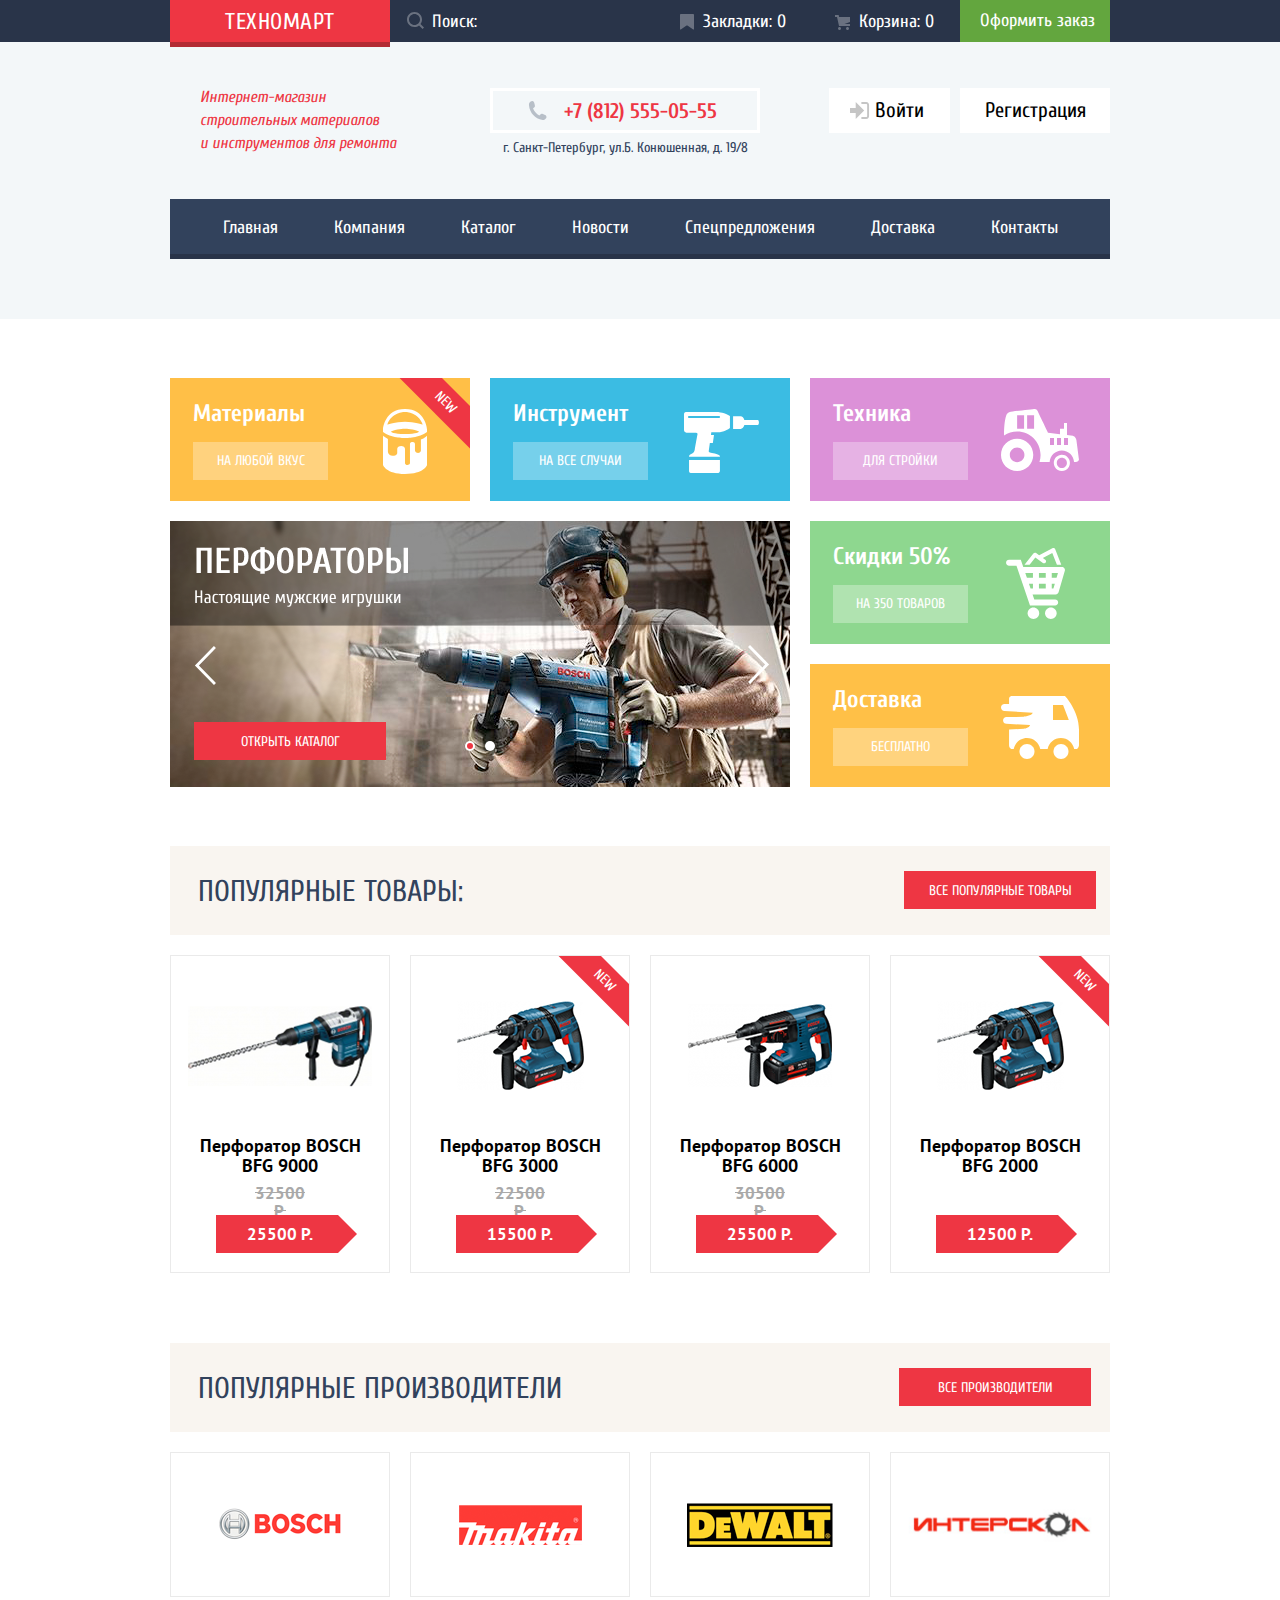
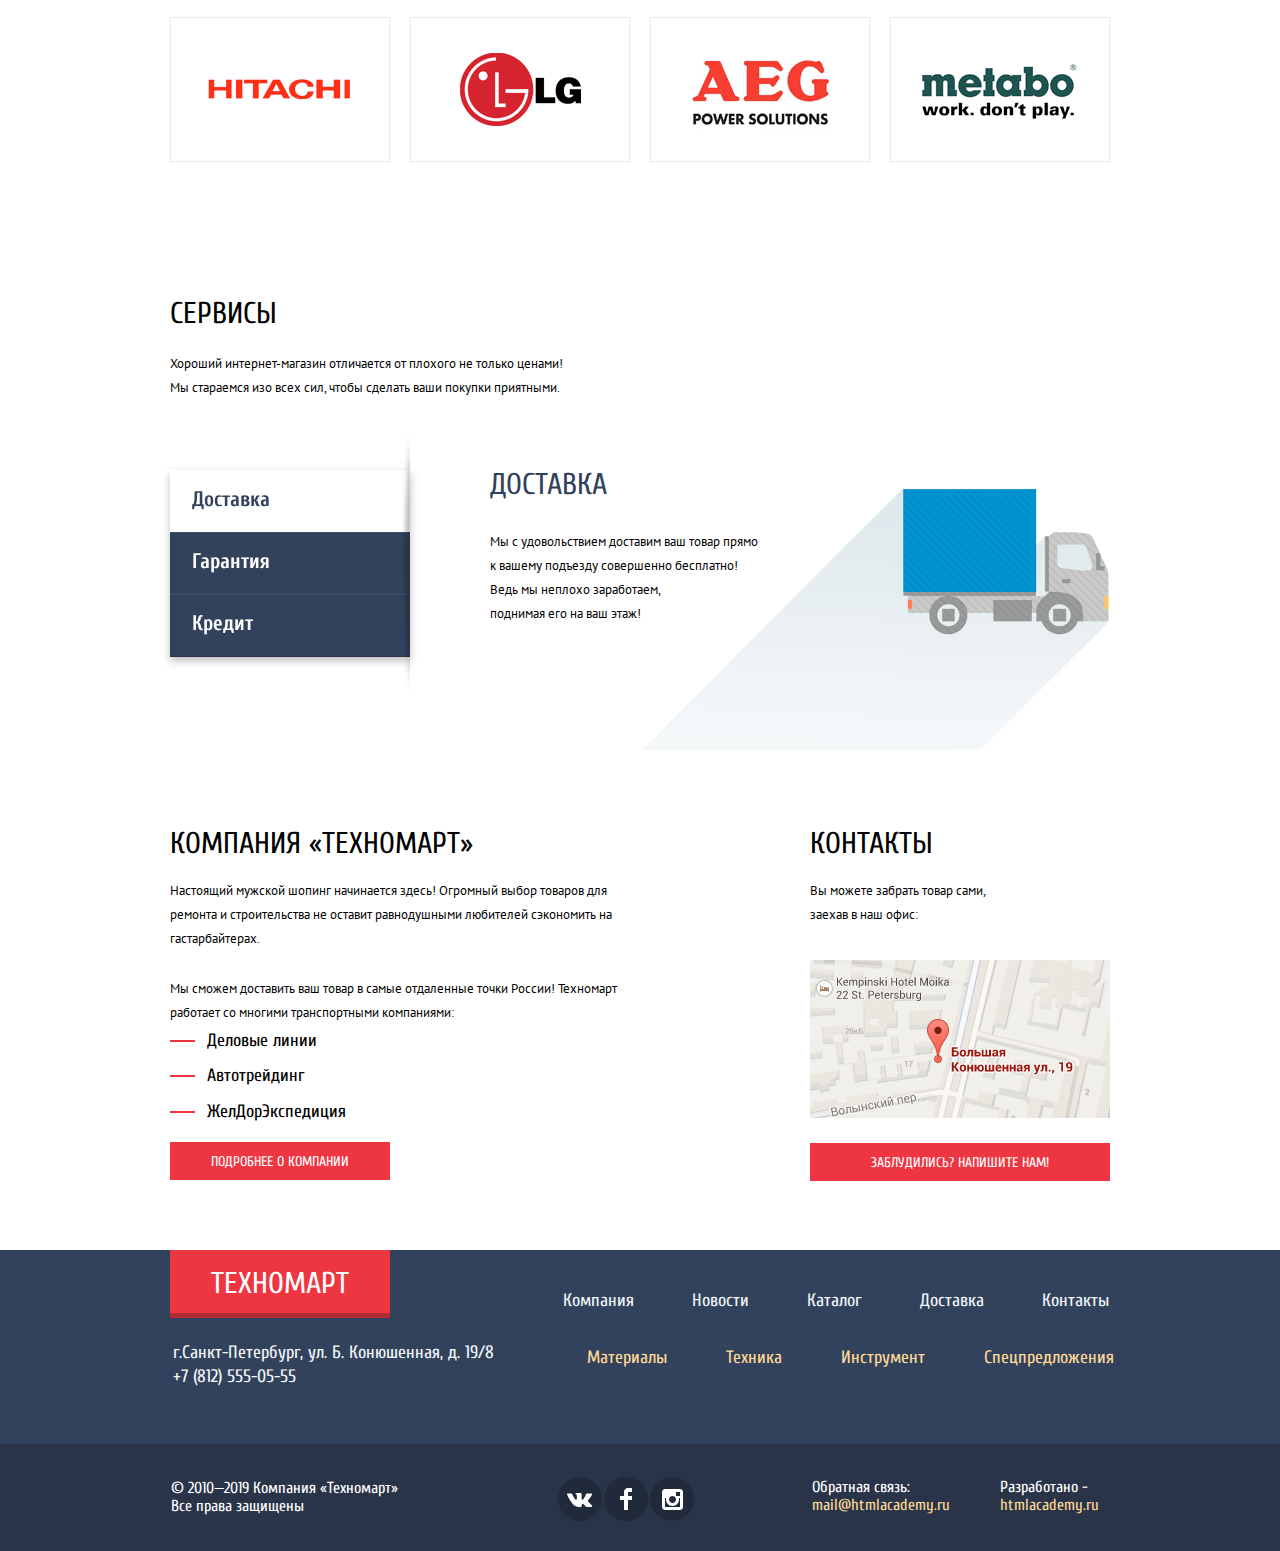
<file: index.html>
<!DOCTYPE html>
<html class='page' lang='ru'>

  <head>
    <meta charset='utf-8'>
    <meta name='viewport' content='width=device-width, initial-scale=1'>
    <meta name='keywords' content='строительные материалы, инструменты для ремонта'>
    <meta name='disctiption' content='Магазин строительных материалов и инструмента для ремонта'>    
    <title>HTML Academy: Техномарт</title>
    <link rel='stylesheet' href='https://fonts.googleapis.com/css2?family=PT+Sans:ital,wght@0,400;0,700;1,400;1,700&display=swap'>
    <link rel='stylesheet' href='https://fonts.googleapis.com/css2?family=Cuprum:ital,wght@0,400;0,700;1,400;1,700&family=PT+Sans:ital,wght@0,400;0,700;1,400;1,700&display=swap'>
    <link rel='stylesheet' href='https://fonts.googleapis.com/css2?family=PT+Sans+Narrow:wght@400;700&display=swap'>
    <link href='css/normalize.css'  rel='stylesheet'>
    <link href='css/style.min.css' rel='stylesheet'>
    <style>
      
    </style>
  </head>
  <body class='page-body'>
    <!--<p>Репозиторий создан для обучения на профессиональном
       онлайн‑курсе «<a href="https://htmlacademy.ru/intensive/htmlcss">HTML и CSS, уровень 1</a>».</p>-->

    <header class='main-header'>
      <section class='header-top'>
        <div class='user-navigation container'>
          <a>
            <p class='user-logo'>Техномарт</p>
           <!-- <img src='img/logo.png' width='220' height='47' alt='Логотип магазина'>-->
          </a>
          <form class='header-form' action='https://echo.htmlacademy.ru/' method='get'>
            <input class='search' type='text' name='search' placeholder='Поиск:'>
            <button class='button-search' type='submit'>
              <svg class='searching' aria-hidden='true' width='17' height='17' viewBox='0 0 17 17' fill='none' xmlns='http://www.w3.org/2000/svg'>
              <path fill-rule='evenodd' clip-rule='evenodd' d='M13.458 12.044L17 15.586L15.586 17L12.044 13.458C10.782 14.421 9.21 15 7.5 15C3.35786 15 0 11.6421 0 7.5C0 3.35786 3.35786 0 7.5 0C11.6421 0 15 3.35786 15 7.5C15.0001 9.14309 14.4581 10.7403 13.458 12.044ZM7.5 2C4.467 2 2 4.467 2 7.5C2.00331 10.5362 4.4638 12.9967 7.5 13C10.532 13 13 10.532 13 7.5C13 4.467 10.532 2 7.5 2Z' fill='white'/>
              </svg>
            </button>
          </form>
          <a class='bookmark' href='blank.html'><svg class='book' aria-hidden='true' width="14" height="16" viewBox="0 0 14 16" fill="none" xmlns="http://www.w3.org/2000/svg">
            <path d="M14 15C14 15.55 13.632 15.741 13.182 15.426L7.819 11.661C7.369 11.346 6.632 11.346 6.182 11.661L0.818 15.426C0.368 15.741 0 15.55 0 15V1C0 0.45 0.45 0 1 0H13C13.55 0 14 0.45 14 1V15Z" fill="white"/>
            </svg>
            <span>Закладки: 0</span></a>
          <a class='cart' href='blank.html'><svg class='carts' aria-hidden='true' width="15" height="15" viewBox="0 0 15 15" fill="none" xmlns="http://www.w3.org/2000/svg">
            <path d="M4.5 15C5.32843 15 6 14.3284 6 13.5C6 12.6716 5.32843 12 4.5 12C3.67157 12 3 12.6716 3 13.5C3 14.3284 3.67157 15 4.5 15Z" fill="white"/>
            <path d="M12.5 15C13.3284 15 14 14.3284 14 13.5C14 12.6716 13.3284 12 12.5 12C11.6716 12 11 12.6716 11 13.5C11 14.3284 11.6716 15 12.5 15Z" fill="white"/>
            <path d="M15 2H4.07L3.648 0H0V2H2.031L4.016 11H15V9H9.441L15 6.951V2Z" fill="white"/>
            </svg>
            <span>Корзина: 0</span>
          </a>
          <button class='order' type='button'>Оформить заказ</button> 
        </div>
      </section>
      <section class='header-middle container'>
       <h1 class='title visually-hidden'>Интернет-магазин строительных материалов и инструментов для ремонта</h1>      <!--hidden-->
        <div class='site-title'>
          <p>Интернет-магазин
          строительных материалов<br>
          и инструментов для ремонта
          </p>
        </div>
        <div class='contact'>
          <p class='phone'><img src='img/icon-phone.svg' width='19' height='19' alt='user'><a href='tel:+7(812)555-05-55'>+7 (812) 555-05-55</a></p>
          <p class='address'>г. Санкт-Петербург, ул.Б. Конюшенная, д. 19/8</p>
        </div>
        <p class='p-login-link'><a class='login-link' href='blank.html'><svg class='enter' aria-hidden='true' width="20" height="17" viewBox="0 0 20 17" fill="none" xmlns="http://www.w3.org/2000/svg">
          <path d="M14.1667 8.5L5.71429 0V6H0V11H5.71429V17L14.1667 8.5Z" fill=""/>
          <path d="M16.1771 15.01H11.3895V17H16.1771C18.2514 17 19.0381 15.19 19.0619 13.974V3.028C19.0381 1.811 18.2514 0 16.1771 0H11.3895V1.99H16.1771C16.9762 1.99 17.1219 2.671 17.1391 3.047V13.951C17.1229 14.327 16.9762 15.01 16.1771 15.01Z" fill=""/>
          </svg>
          Войти</a>
        </p>
        <p class='p-registration'><a class='registration' href='blank.html'>Регистрация</a></p>
      </section>
      <nav class='main-navigation container'>
        <ul class='site-navigation'>
          <li class='site-item'><a>Главная</a></li>
          <li class='site-item'><a href='company.html'>Компания</a></li>
          <li class='site-item'><a href='catalog.html'>Каталог</a></li>
          <li class='site-item'><a href='news.html'>Новости</a></li>
          <li class='site-item'><a href='cut-price_offer.html'>Спецпредложения</a></li>
          <li class='site-item'><a href='delivery.html'>Доставка</a></li>
          <li class='site-item'><a href='contacts.html'>Контакты</a></li>
        </ul>
      </nav>
    </header>

    <main class='main-container'>
      <section class='goods container'>
        <h2 class='visually-hidden'>Товары в магазине</h2>                <!--hidden-->
        <ul class='goods-list'>
          <li class='goods-item material'>            
            <h3>Материалы</h3>
            <img src='img/icon-1.svg' width='44' height='65' alt='Ведро'>
            <p><a class='goods-button' href='blank.html'>На любой вкус</a></p>
            <div class='new'>New</div>            
          </li>
          <li class='goods-item tools'>            
            <h3>Инструмент</h3>
            <img src='img/icon-2.svg' width='75' height='61' alt='Дрель'>
            <p><a class='goods-button' href='blank.html'>На все случаи</a></p>                        
          </li>
          <li class='goods-item equipment'>            
            <h3>Техника</h3>
            <img src='img/icon-3.svg' width='78' height='62' alt='Трактор'>
            <p><a class='goods-button' href='blank.html'>Для стройки</a></p>          
          </li>
          <li class='goods-item discount'>            
            <h3>Скидки 50%</h3>
            <img src='img/icon-4.svg' width='59' height='72' alt='Корзина'>
            <p><a class='goods-button' href='blank.html'>На 350 товаров</a></p>           
          </li>
          <li class='goods-item delivery'>
            <h3>Доставка</h3>
            <img src='img/icon-5.svg' width='78' height='63' alt='Фургон'>
            <p><a class='goods-button' href='blank.html'>Бесплатно</a></p>
          </li>
          <li class='slider_1 slider_1-current-1'>
            <span class='icon-left'></span>
            <span class='icon-right'></span>        
            <div class='slider_1-controls'>
              <button class='btn-1 current' type='button' aria-label='Первый слайд'></button>
              <button class='btn-2' type='button' aria-label='Второй слайд'></button>
            </div>
            <a href='catalog.html' class='button-link button-slider_1'>Открыть каталог</a>            
          </li>          
        </ul>       
      </section>

      <section class='popular-goods container'>        
        <h2>Популярные товары:</h2>
        <p><a class='button-link popular-button' href='#'>Все популярные товары</a></p>
        <ul class='popular-list'>
          <li class='popular-item'>
            <div class='popular-picture'>            
              <img src='img/object-2.png' width='184' height='164' alt='Перфоратор BFG 9000'>
            </div>
            <h3>Перфоратор BOSCH BFG 9000</h3>
            <p class='old-price'>32500 P.</p>
            <p class='pentagon'>25500 P.</p>            
          </li>
          <li class='popular-item'>
            <div class='popular-picture'>           
              <img src='img/Object-1.png' width='127' height='112' alt='Перфоратор BFG 3000'>
            </div>
            <h3>Перфоратор BOSCH BFG 3000</h3>
            <p class='old-price'>22500 P.</p>
            <p class='pentagon'>15500 P.</p>
            <div class='new'>New</div>         
          </li>
          <li class='popular-item'>
            <div class='popular-picture'>            
              <img src='img/Object.png' width='144' height='128' alt='Перфоратор BFG 6000'>
            </div>
            <h3>Перфоратор BOSCH BFG 6000</h3>
            <p class='old-price'>30500 P.</p>
            <p class='pentagon'>25500 P.</p>            
          </li>
          <li class='popular-item'>
            <div class='popular-picture'>           
              <img src='img/Object-3.png' width='127' height='112' alt='Перфоратор BFG 2000'>
            </div>
            <h3>Перфоратор BOSCH BFG 2000</h3>
            <p class='old-price nothing'>12500 P.</p> <!--hidden-->
            <p class='pentagon'>12500 P.</p>
            <div class='new'>New</div>         
          </li>                      
        </ul>
      </section>

      <section class='popular-logo container'>
        <h2>Популярные производители</h2>
        <p><a class='button-link popular-button' href='#'>Все производители</a></p>
        <ul class="popular-logo-list">
          <li class='popular-logo-item'><a href='#'><img src='img/Object-7.png'  width='126' height='37' alt='BOCSH'></a></li>
          <li class='popular-logo-item'><a href='#'><img src='img/Object-6.png'  width='123' height='40' alt='MAKITA'></a></li>
          <li class='popular-logo-item'><a href='#'><img src='img/Object-5.png'  width='146' height='44' alt='DeWalt'></a></li>
          <li class='popular-logo-item'><a href='#'><img src='img/Object-4.png'  width='200' height='75' alt='Интерскол'></a></li>
          <li class='popular-logo-item'><a href='#'><img src='img/Object-11.png' width='169' height='31' alt='HITACHI'></a></li>
          <li class='popular-logo-item'><a href='#'><img src='img/Object-10.png' width='121' height='73' alt='LG'></a></li>
          <li class='popular-logo-item'><a href='#'><img src='img/Object-9.png'  width='151' height='98' alt='AEG power solutions'></a></li>
          <li class='popular-logo-item'><a href='#'><img src='img/Object-8.png'  width='206' height='73' alt='Metabo work. don"t play'></a></li>          
        </ul>
      </section>    

      <section class='service-delivery'>
        <div class='container'>
          <h2 class='title'>Сервисы</h2>
          <p class='service'>
            Хороший интернет-магазин отличается от плохого не только ценами!<br>
            Мы стараемся изо всех сил, чтобы сделать ваши покупки приятными.
          </p>          
          <div class='wrapper'>
            <div class='slider_2'> <!--Пока не знаю как его делать-->
              <button class='slider-delivery current-button' type='button'>Доставка</button>
              <button class='guarantee' type='button'>Гарантия</button>
              <button class='credit' type='button'>Кредит</button>
              <img class='shadow-block' src='img/Object-shadow.svg' width='10' height='279' alt='Shadow'>
            </div>
            <ul class='slider_2-list'>
              <li class='slider_2-item slide current-slide'>
                <div class='wrapper-inner-inner'>
                  <h2 class='second'>Доставка</h2>
                  <p class='slider-delivery-text'>
                    Мы с удовольствием доставим ваш товар прямо<br>
                    к вашему подъезду совершенно бесплатно!<br>
                    Ведь мы неплохо заработаем,<br>
                    поднимая его на ваш этаж!
                  </p>
                </div>                          
                <img class='lorry' src='img/car-delivery.svg' width='468' height='261' alt='Машина доставки'>
              </li>
              <li class='slider_2-item slide'>
                <div class='wrapper-inner-inner-2'>
                  <h2 class='second'>Гарантия</h2>
                  <p class='guarantee-text'>
                    Если купленный у нас товар поломается или заискрит,<br>
                    а также в случае пожара, спровацированного его<br>
                    возгоранием, вы всегда можете быть уверены в нашей<br>
                    гарантии. Мы обменяем сгоревший товар на новый.<br>
                    Дом уж восстановите как-нибудь сами.                     
                  </p>
                </div>        
                <img class='gold-100' src='img/layer-130.svg' width='389' height='283' alt='Гарантия 100%'>
              </li>
              <li class='slider_2-item slide'>
                <div class='wrapper-inner-inner-3'>
                  <h2 class='second'>Кредит</h2>
                  <p class='credit-text'>
                    Залезть в долговую яму стало проще!<br>
                    Кредитные консультанты придут вам на помощь.                    
                  </p>
                  <a href='#' class='button-link button-credit' aria-label='Оформление заявки'>Отправить заявку</a>
                </div>        
                <img class='dollar' src='img/layer-119.svg' width='465' height='285' alt='Машина доставки'>
              </li>
            </ul>
          </div>
        </div>
      </section>

      <section class='about container'>
        <div class='about-company'>
          <h2>Компания &laquo;Техномарт&raquo;</h2>
          <p class='shopping first'>
            Настоящий мужской шопинг начинается здесь! Огромный выбор товаров для ремонта и строительства не оставит 
            равнодушными любителей сэкономить на гастарбайтерах.
          </p>
          <p class='shopping second'>
            Мы сможем доставить ваш товар в самые отдаленные точки России! Техномарт работает со многими транспортными компаниями:
          </p>
          <p class='delivery-line d'>Деловые линии</p>
          <p class='delivery-line a'>Автотрейдинг</p>
          <p class='delivery-line g'>ЖелДорЭкспедиция</p>
          <p class='about-btn'><a class='button-link' href='#'>Подробнее о компании</a></p>
        </div>
        <div class='contacts'>
          <h2>Контакты</h2>
          <p class='shopping-1'>Вы можете забрать товар сами, заехав в наш офис:</p>
          <div class='map'>
            <a class='about-mini-map' href='#'><img class='mini-map' src='img/mini-map.svg' width='300' height='158' alt='Б. Конюшенная 19/8'></a>
          </div>
          <p class='about-btn'><a href='#' class='button-link about-button'>Заблудились? Напишите нам!</a></p>
        </div>
      </section>
    </main>    

    <footer class='page-footer'>
      <section class='footer-top container'>        
        <div class='footer-user-logo'>Техномарт</div>        
        <ul class='footer-list'>
          <li class='footer-item'><a href='index.html'>Компания</a></li>
          <li class='footer-item'><a href='blank.html'>Новости</a></li>
          <li class='footer-item'><a href='catalog.html'>Каталог</a></li>
          <li class='footer-item'><a href='blank.html'>Доставка</a></li>
          <li class='footer-item'><a href='blank.html'>Контакты</a></li>
        </ul>
      </section>
      <section class='footer-middle container'>
        <div class='footer-contact'>
          <div class='footer-address'>г.Санкт-Петербург, ул. Б. Конюшенная, д. 19/8</div>
          <div class='footer-phone'>+7 (812) 555-05-55</div>
        </div>
        <ul class='footer-goods'>
          <li class='footer-goods-item'><a href='blank.html'>Материалы</a></li>
          <li class='footer-goods-item'><a href='blank.html'>Техника</a></li>
          <li class='footer-goods-item'><a href='blank.html'>Инструмент</a></li>
          <li class='footer-goods-item'><a href='blank.html'>Спецпредложения</a></li>
        </ul>
      </section>
      <section class='footer-bottom'>
        <div class='container container-bottom'>
          <div class='footer-copyright'>
            <span> &#169; 2010&mdash;2019 Компания &laquo;Техномарт&raquo;</span>
            <span>Все права защищены</span>
          </div>
          <ul class='social-list'>
            <li class='social-item'>
              <a class='social-button vk' href='#'><span class='visually-hidden'>Вконтакте</span></a>
            </li>
            <li class='social-item'>
              <a class='social-button fb' href='#'><span class='visually-hidden'>Фейсбук</span></a>
            </li>
            <li class='social-item' >
              <a class='social-button inst' href='#'><span class='visually-hidden'>Инстаграм</span></a>
            </li>
          </ul>
          <div class='feedback'>
            <p class='feedback-link'>Обратная связь:
              <a class='email-link' href='mailto:mail@htmlacademy.ru'>mail@htmlacademy.ru</a>
            </p>
            <p class='feedback-made'>Разработано -<br><a class='site-link' href='https://htmlacademy.ru/intensive/htmlcss'>htmlacademy.ru</a></p>
          </div>
        </div>
      </section>
    </footer>

    <!--Modal windows-->
    
    <section class='modal modal-message' aria-label='Модальное окно сообщения'>
      <h2 class='visually-hidden'>Напишите нам</h2> <!--hidden-->
      <form class='form-message' action='https://echo.htmlacademy.ru' method='get'>
        <div class='wrapper-message container-inner'>
          <p class='message-name'>
            <label class='write-us-name' for='write-us-login'>Ваше имя:</label>
            <input class='write-us-input name' type='text' name='login' id='write-us-login' placeholder='Имя Фамилия'>
          </p>
          <p class='message-email'>
            <label class='write-us-email' for='write-us-email'>Ваш email:</label>
            <input class='write-us-input email' type='email' name='email' id='write-us-email' placeholder='email@example.com'>
          </p>
        </div>
        <p class='message-text container-inner'>Текст письма:</p>
        <p class='text'><textarea rows='5' cols='62' name='message' required>В свободной форме</textarea></p>
        <div class='wrapper-button'>
          <button class='button-link button-message container' type='submit'>Отправить</button>
        </div>
      </form>
        <button class='modal-close' type='button' aria-label='Закрыть'><img src='img/icon-close.svg' width='21' height='21' alt='cross-red'></button>      
    </section>


    <section class='modal modal-maps' aria-label='Модальное окно Карты'>
      <h2 class='visually-hidden'>Карта</h2>         <!--hidden-->
      <iframe src='https://www.google.com/maps/embed?pb=!1m18!1m12!1m3!1d7994.432478059941!2d30.32330650958949!3d59.93864459953058!2m3!1f0!2f0!3f0!3m2!1i1024!2i768!4f13.1!3m3!1m2!1s0x4696310fca145cc1%3A0x42b32648d8238007!2z0JHQvtC70YzRiNCw0Y8g0JrQvtC90Y7RiNC10L3QvdCw0Y8g0YPQuy4sIDE5LzgsINCh0LDQvdC60YIt0J_QtdGC0LXRgNCx0YPRgNCzLCAxOTExODY!5e0!3m2!1sru!2sru!4v1602047121948!5m2!1sru!2sru' width='943' height='449' style='border:0;' allowfullscreen='' aria-hidden='false' tabindex='0' title='Офис компании по адресу ул. Большая Конюшенная 19/8, Санкт-Петербург'></iframe>
      <button class='modal-close' type='button' aria-label='Закрыть'><img src='img/icon-close.svg' width='21' height='21' alt='cross-red'></button>
    </section>

    <script src='js/modal-win.min.js'></script>
  </body>
</html>
</file>
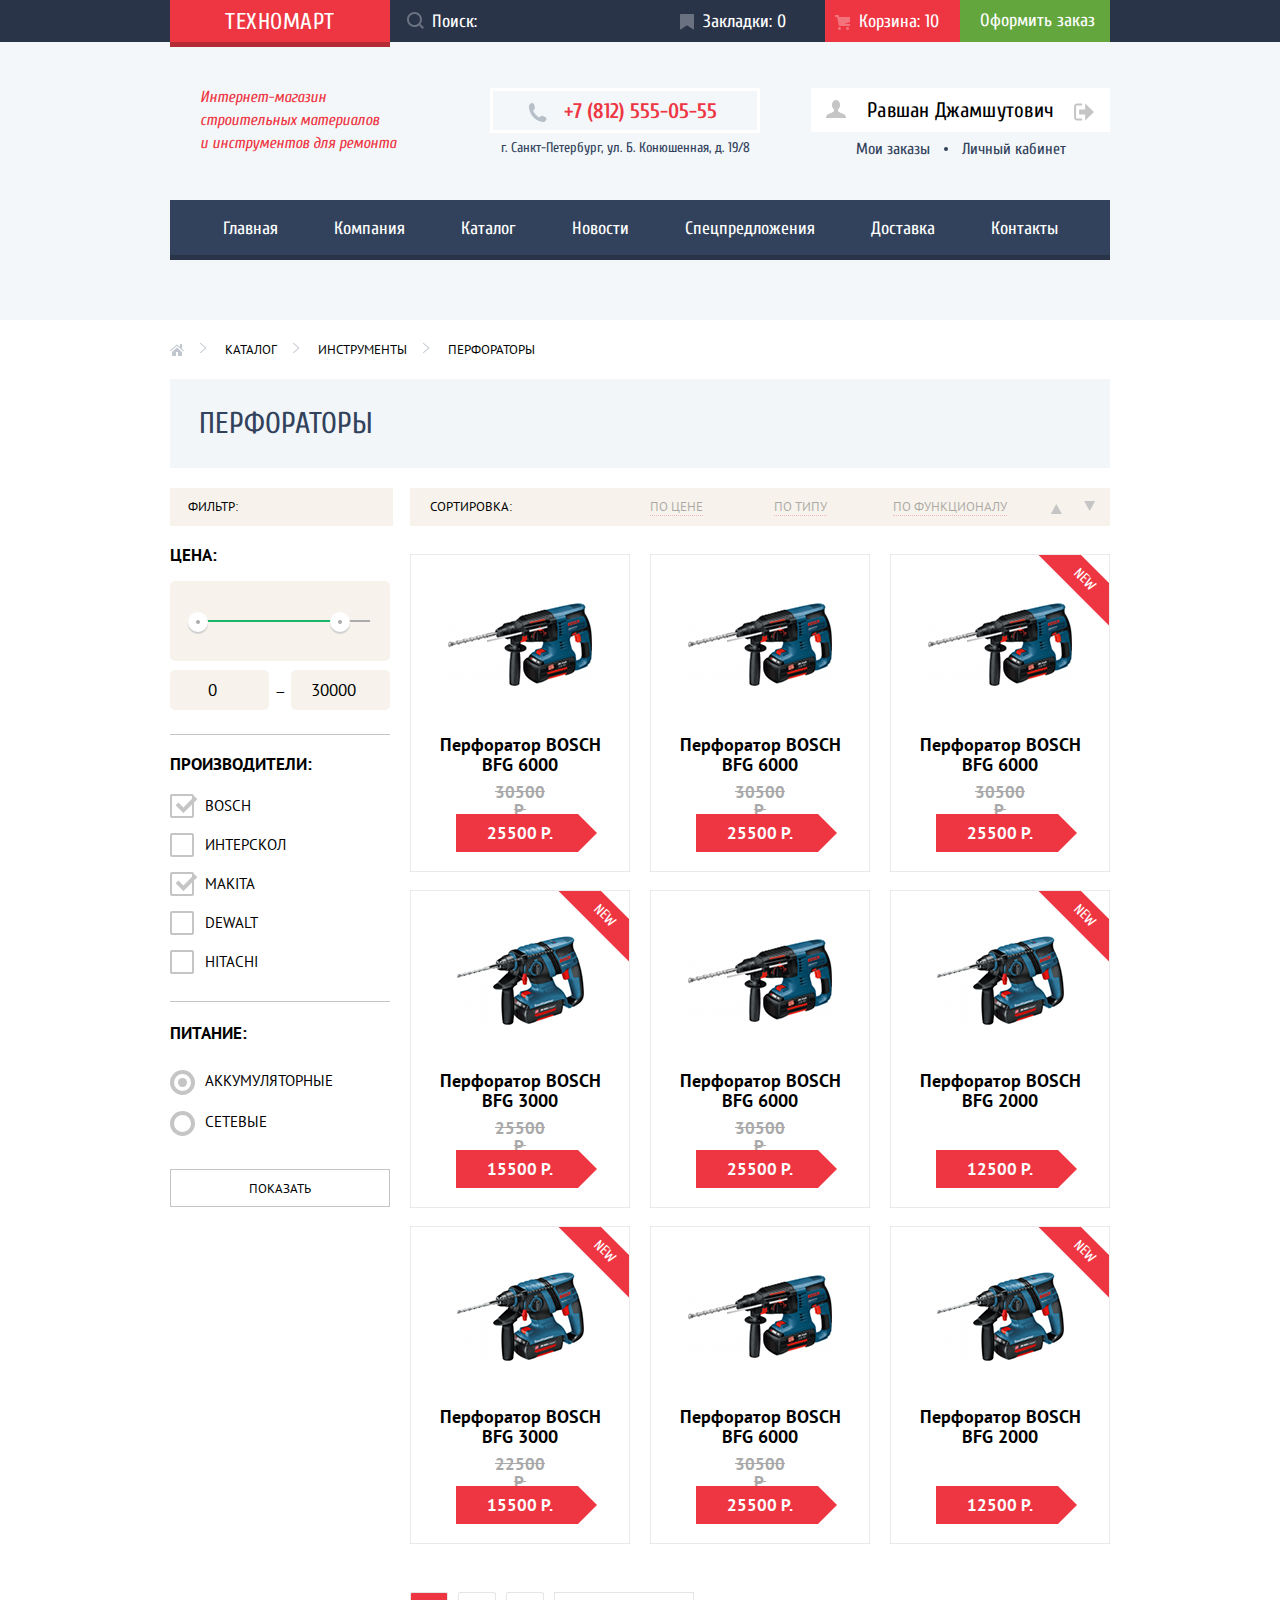
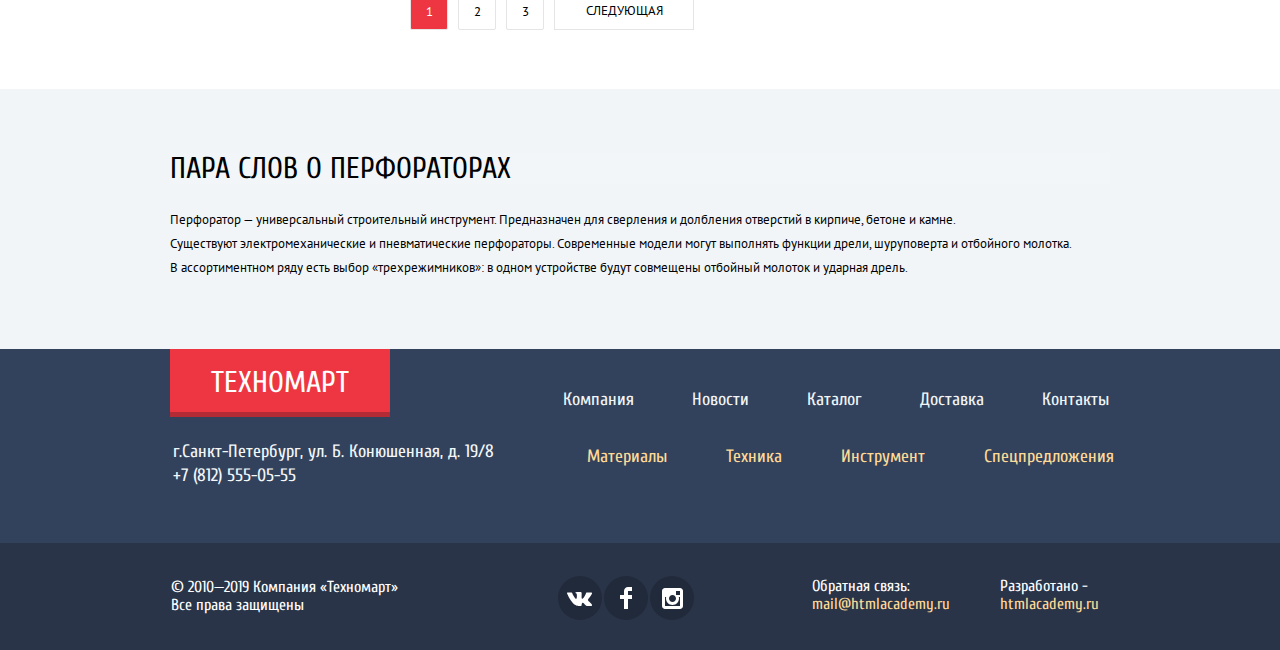
<file: catalog.html>
<!DOCTYPE html>
<html class='page' lang='ru'>
  <head>
    <meta charset='UTF-8'>
    <meta name='viewport' content='width=device-width, initial-scale=1.0'>
    <meta name='keywords' content='строительные материалы, инструменты для ремонта'>
    <meta name='disctiption' content='Магазин строительных материалов и инструмента для ремонта'>    
    <title>HTML Academy: Техномарт</title>
    <link rel='stylesheet' href='https://fonts.googleapis.com/css2?family=PT+Sans:ital,wght@0,400;0,700;1,400;1,700&display=swap'>
    <link rel='stylesheet' href='https://fonts.googleapis.com/css2?family=Cuprum:ital,wght@0,400;0,700;1,400;1,700&family=PT+Sans:ital,wght@0,400;0,700;1,400;1,700&display=swap'>
    <link href='css/normalize.css'  rel='stylesheet'>
    <link href='css/style.min.css' rel='stylesheet'>
  </head>
  <body class='page-body'>
    <header class='main-header main-header-catalog'>
      <section class='header-top'>
        <div class='user-navigation container'>
          <a class='catalog-logo' href='index.html'>
            <p class='user-logo'>Техномарт</p>
          </a>
          <form class='header-form' action='https://echo.htmlacademy.ru/' method='get'>
            <input class='search' type='text' name='search' placeholder='Поиск:'>
            <button class='button-search' type='submit'>
              <svg class='searching' width='17' height='17' viewBox='0 0 17 17' fill='none' xmlns='http://www.w3.org/2000/svg'>
              <path fill-rule='evenodd' clip-rule='evenodd' d="M13.458 12.044L17 15.586L15.586 17L12.044 13.458C10.782 14.421 9.21 15 7.5 15C3.35786 15 0 11.6421 0 7.5C0 3.35786 3.35786 0 7.5 0C11.6421 0 15 3.35786 15 7.5C15.0001 9.14309 14.4581 10.7403 13.458 12.044ZM7.5 2C4.467 2 2 4.467 2 7.5C2.00331 10.5362 4.4638 12.9967 7.5 13C10.532 13 13 10.532 13 7.5C13 4.467 10.532 2 7.5 2Z" fill='White'/>
              </svg>
            </button>
          </form>
          <a class='bookmark' href='blank.html'><svg class='book' width="14" height="16" viewBox="0 0 14 16" fill="none" xmlns="http://www.w3.org/2000/svg">
            <path d="M14 15C14 15.55 13.632 15.741 13.182 15.426L7.819 11.661C7.369 11.346 6.632 11.346 6.182 11.661L0.818 15.426C0.368 15.741 0 15.55 0 15V1C0 0.45 0.45 0 1 0H13C13.55 0 14 0.45 14 1V15Z" fill="white"/>
            </svg>
            Закладки: 0</a>
            <a class='cart' href='blank.html'><svg class='carts' width="15" height="15" viewBox="0 0 15 15" fill="none" xmlns="http://www.w3.org/2000/svg">
              <path d="M4.5 15C5.32843 15 6 14.3284 6 13.5C6 12.6716 5.32843 12 4.5 12C3.67157 12 3 12.6716 3 13.5C3 14.3284 3.67157 15 4.5 15Z" fill="white"/>
              <path d="M12.5 15C13.3284 15 14 14.3284 14 13.5C14 12.6716 13.3284 12 12.5 12C11.6716 12 11 12.6716 11 13.5C11 14.3284 11.6716 15 12.5 15Z" fill="white"/>
              <path d="M15 2H4.07L3.648 0H0V2H2.031L4.016 11H15V9H9.441L15 6.951V2Z" fill="white"/>
              </svg>
              <span>Корзина: 10</span>
            </a>
          <button class='order' type='button'>Оформить заказ</button>
        </div>
      </section>
      <section class='header-middle-catalog container'>
        <h1 class='title visually-hidden'>Интернет-магазин строительных материалов и инструментов для ремонта</h1>   <!--hidden-->
        <div class='site-title'>
          <p>Интернет-магазин
            строительных материалов<br>
            и инструментов для ремонтa            
          </p>
        </div>
        <div class='contact'>
          <p class='phone'><a href='tel:+7(812)555-05-55'><img src='img/icon-phone.svg' width='19' height='19' alt='user'>+7 (812) 555-05-55</a></p>
          <p class='address'>г. Санкт-Петербург, ул. Б. Конюшенная, д. 19/8</p>
        </div>
        <div class='catalog-person'>
          <p class='p-name'>
            <a class='name' href='blank.html'>
              <svg class='names' width="20" height="18" viewBox="0 0 20 18" fill="none" xmlns="http://www.w3.org/2000/svg">
              <path d="M17.881 14.166C15.737 13.431 13.625 12.5 12.674 11.776C12.017 11.275 11.904 10.158 12.157 9.361C13.275 8.458 14.021 6.884 14.021 5.083C14.021 2.276 12.221 0 10 0C7.77902 0 5.97901 2.276 5.97901 5.083C5.97901 6.884 6.72501 8.457 7.84201 9.36C8.09501 10.158 7.98302 11.275 7.32502 11.776C6.37502 12.5 4.26201 13.43 2.11801 14.166C-0.0259852 14.902 1.48343e-05 18 1.48343e-05 18H20C20 18 20.025 14.901 17.881 14.166Z" fill=""/>
              </svg>
              <span class='person'>Равшан Джамшутович</span>
            </a>
            <a class='catalog-exit' href='blank.html' aria-label='Выход'>
              <svg class='exit' width="20" height="18" viewBox="0 0 20 18" fill="none" xmlns="http://www.w3.org/2000/svg">
              <path d="M20 9L11.125 0.5V6.5H5.125V11.5H11.125V17.5L20 9Z" fill=""/>
              <path d="M2.10601 14.452V3.548C2.12401 3.172 2.27701 2.491 3.11601 2.491H8.14301V0.5H3.11601C0.938006 0.5 0.112006 2.31 0.0870056 3.527V14.473C0.112006 15.689 0.938006 17.5 3.11601 17.5H8.14301V15.51H3.11601C2.27701 15.51 2.12401 14.827 2.10601 14.452Z" fill=""/>
              </svg>
            </a>
          </p>
          <div class='my-orders'>
            <p><a class='orders' href='blank.html'>Мои заказы</a></p>
            <p class='dot'></p>
            <p><a class='my-account' href='blank.html'>Личный кабинет</a></p>
          </div>
        </div>
      </section>
      <nav class='main-navigation container'>
        <ul class='site-navigation'>
          <li class='site-item'><a href='index.html'>Главная</a></li>
          <li class='site-item'><a href='company.html'>Компания</a></li>
          <li class='site-item'><a href='catalog.html'>Каталог</a></li>
          <li class='site-item'><a href='news.html'>Новости</a></li>
          <li class='site-item'><a href='cut-price_offer.html'>Спецпредложения</a></li>
          <li class='site-item'><a href='delivery.html'>Доставка</a></li>
          <li class='site-item'><a href='contacts.html'>Контакты</a></li>
        </ul>
      </nav>
    </header>

    <main class='page-catalog'>
      <div class='wrapper container'>
        <h2 class='catalog-title'>Перфораторы</h2>
        <ul class='perforator-list'>
          <li>
            <a href='index.html'><img class='home' src='img/icon-home.svg' width='14' height='12' alt='Домик'></a><img class='right-small' src='img/icon-right-small.svg' width='8' height='12' alt='Right-small'>
          </li>
          <li>
            <a href='catalog.html'>Каталог</a><img class='right-small' src='img/icon-right-small.svg' width='8' height='12' alt='Right-small'>
          </li>
          <li>
            <a href='blank.html'>Инструменты</a><img class='right-small' src='img/icon-right-small.svg' width='8' height='12' alt='Right-small'>
          </li>
          <li class='breadcrumbs-current'>
            Перфораторы
          </li>
        </ul>
      </div>

      <div class='wrapper-global container'>
        <section class='filter'>
          <h2 class='visually-hidden'>Фильтр товаров</h2>   <!--hidden-->
          <h3>Фильтр:</h3>
          <form class="filter-form" method="get" action="https://echo.htmlacademy.ru">
            <fieldset class='filter-price'>
              <legend class='price'>Цена:</legend>
              <div class='range-filter'>      <!--форма ползунка-->
                <div class='range-controls'>
                  <div class='scale'>
                    <div class='bar'></div>
                  </div>
                  <div class='toggle toggle-min tabindex="0"'></div>
                  <div class='toggle toggle-max tabindex="0"'></div>
                </div>
                <div class='price-controls'>
                  <label class='min-price'>
                    <input type='number' name='min-price' value='0'>
                  </label>
                  <p>&mdash;</p>
                  <label class='max-price'>
                    <input type='number' name='max-price' value='30000'>
                  </label>
                </div>                
              </div>              
            </fieldset>
            
            <fieldset class='filter-producer'>
              <legend class='producer'>Производители:</legend>
              <ul class="producer-list">
                <li class='filter-option filter-checkbox'>
                  <input class='visually-hidden filter-input filter-input-checkbox' type='checkbox' name='BOSCH' id='BOSCH' checked>
                  <label for='BOSCH'>BOSCH</label> 
                </li>
                <li class='filter-option fiter-checkbox'>
                  <input class='visually-hidden filter-input filter-input-checkbox' type='checkbox' name='ИНТЕРСКОЛ' id='inter'>
                  <label for='inter'>ИНТЕРСКОЛ</label>
                </li>
                <li class='filter-option filter-checkbox'>
                  <input class='visually-hidden filter-input filter-input-checkbox' type='checkbox' name='MAKITA' id='makita' checked>
                  <label for='makita'>MAKITA</label>
                </li>
                <li class='filter-option filter-checkbox'>
                  <input class='visually-hidden filter-input filter-input-checkbox' type='checkbox' name='DEWALT' id='dewalt'>
                  <label for='dewalt'>DEWALT</label>
                </li>
                <li class='filter-option filter-checkbox'>
                  <input class='visually-hidden filter-input filter-input-checkbox' type='checkbox' name='HITACHI' id='hitachi'>
                  <label for='hitachi'>HITACHI</label>
                </li>
              </ul>
            </fieldset>
          
            <fieldset class='filter-power'>
              <legend class='power'>Питание:</legend>
              <ul class='power-list'>
                <li class='filter-option filter-radio'>
                  <input class='visually-hidden power-input filter-input-radio' type='radio' name='power-group' id='battery' checked>
                  <label for='battery'>Аккумуляторные</label>
                </li>
                <li class='filter-option filter-radio'>
                  <input class='visually-hidden power-input filter-input-radio' type='radio' name='power-group' id='power-network'>
                  <label for='power-network'>Сетевые</label>
                </li>
              </ul>
              <button class='button-power' type='submit'>Показать</button>
            </fieldset>         
          </form>
        </section>
        
        <div class='wrapper-right'>
          <section class='assortment'>
            <h2 class='visually-hidden'>Сортировка товаров</h2>       <!--hidden-->
            <h3 class='sort'>Сортировка:</h3>
            <p class='prices'><span>По цене</span></p>
            <p class='type'><span>По типу</span></p>
            <p class='func'><span>По функционалу</span></p>
            <div class='button-up-down'>
              <button class='up' type='button'>
                <svg aria-label='Up' width="12" height="10" viewBox="0 0 12 10" fill="none" xmlns="http://www.w3.org/2000/svg">
                  <path d="M5.66241 10L0.162415 0H11.1624" fill=""/>
                </svg>
              </button>
              <button class='down' type='button'>
                <svg aria-label='Down' width="12" height="10" viewBox="0 0 12 10" fill="none" xmlns="http://www.w3.org/2000/svg">
                  <path d="M5.66241 10L0.162415 0H11.1624" fill=""/>
                </svg>
              </button>
            </div>
          </section>

          <section class='catalog'>
            <h2 class='visually-hidden'>Страница перфораторов</h2>         <!--hidden-->
            <ul class='catalog-list'>
              <li class='catalog-item'>              
                <a class='catalog-anchor' href='blank.html'>
                  <h3>Перфоратор BOSCH BFG 6000</h3>
                  <p class='catalog-item-image'><img src='img/Object.png' width='144' height='128' alt=''></p>
                </a>
                <p class='old-price'>30500 P.</p>
                <p class='pentagon'>25500 P.</p>
                <div class='show-block hidden-card'>
                  <a href='#' class='buy' aria-label='Добавить товар в корзину'><img class='hidden-cart' src='img/icon-cart.svg' width='15' height='15' alt='Корзина'><span>Купить</span></a>
                  <a href='#' class='into-bookmarks' aria-label='Добавить в закладки'><span>В закладки</span></a>
                </div>             
              </li>
              <li class='catalog-item'>
                <a class='catalog-anchor' href='blank.html'>
                  <h3>Перфоратор BOSCH BFG 6000</h3>
                  <p class='catalog-item-image'><img src='img/Object.png' width='144' height='128'  alt=''></p>
                </a>
                <p class='old-price'>30500 P.</p>
                <p class='pentagon'>25500 P.</p>
                <div class='show-block hidden-card'>
                  <a href='#' class='buy' aria-label='Добавить товар в корзину'><img class='hidden-cart' src='img/icon-cart.svg' width='15' height='15' alt='Корзина'><span>Купить</span></a>
                  <a href='#' class='into-bookmarks' aria-label='Добавить в закладки'><span>В закладки</span></a>
                </div>
              </li>
              <li class='catalog-item'>
                <a class='catalog-anchor' href='blank.html'>
                  <h3>Перфоратор BOSCH BFG 6000</h3>
                  <p class='catalog-item-image'><img src='img/Object.png' width='144' height='128'  alt=''></p>
                </a>
                <p class='old-price'>30500 P.</p>
                <p class='pentagon'>25500 P.</p>
                <div class='show-block hidden-card'>
                  <a href='#' class='buy' aria-label='Добавить товар в корзину'><img class='hidden-cart' src='img/icon-cart.svg' width='15' height='15' alt='Корзина'><span>Купить</span></a>
                  <a href='#' class='into-bookmarks' aria-label='Добавить в закладки'><span>В закладки</span></a>
                </div>
                <div class='new'>New</div>         
              </li>
              <li class='catalog-item'>
                <a class='catalog-anchor' href='blank.html'>
                  <h3>Перфоратор BOSCH BFG 3000</h3>
                  <p class='catalog-item-image'><img src='img/Object-1.png' width='127' height='112' alt=''></p>
                </a>
                <p class='old-price'>25500 P.</p>
                <p class='pentagon'>15500 P.</p>
                <div class='show-block hidden-card'>
                  <a href='#' class='buy' aria-label='Добавить товар в корзину'><img class='hidden-cart' src='img/icon-cart.svg' width='15' height='15' alt='Корзина'><span>Купить</span></a>
                  <a href='#' class='into-bookmarks' aria-label='Добавить в закладки'><span>В закладки</span></a>
                </div>
                <div class='new'>New</div>
              </li>
              <li class='catalog-item'>
                <a class='catalog-anchor' href='blank.html'>
                  <h3>Перфоратор BOSCH BFG 6000</h3>
                  <p class='catalog-item-image'><img src='img/Object.png' width='144' height='128' alt=''></p>
                </a>
                <p class='old-price'>30500 P.</p>
                <p class='pentagon'>25500 P.</p>
                <div class='show-block hidden-card'>
                  <a href='#' class='buy' aria-label='Добавить товар в корзину'><img class='hidden-cart' src='img/icon-cart.svg' width='15' height='15' alt='Корзина'><span>Купить</span></a>
                  <a href='#' class='into-bookmarks' aria-label='Добавить в закладки'><span>В закладки</span></a>
                </div>
              </li>
              <li class='catalog-item'>
                <a class='catalog-anchor' href='blank.html'>
                  <h3>Перфоратор BOSCH BFG 2000</h3>
                  <p class='catalog-item-image'><img src='img/Object-3.png' width='127' height='112' alt=''></p>
                </a>
                <p class='old-price nothing'>12500 P.</p>  <!--hidden-->
                <p class='pentagon'>12500 P.</p>
                <div class='show-block hidden-card'>
                  <a href='#' class='buy' aria-label='Добавить товар в корзину'><img class='hidden-cart' src='img/icon-cart.svg' width='15' height='15' alt='Корзина'><span>Купить</span></a>
                  <a href='#' class='into-bookmarks' aria-label='Добавить в закладки'><span>В закладки</span></a>
                </div>
                <div class='new'>New</div>
              </li>
              <li class='catalog-item'>
                <a class='catalog-anchor' href='blank.html'>
                  <h3>Перфоратор BOSCH BFG 3000</h3>
                  <p class='catalog-item-image'><img src='img/Object-1.png' width='127' height='112' alt=''></p>
                </a>
                <p class='old-price'>22500 P.</p>
                <p class='pentagon'>15500 P.</p>
                <div class='show-block hidden-card'>
                  <a href='#' class='buy' aria-label='Добавить товар в корзину'><img class='hidden-cart' src='img/icon-cart.svg' width='15' height='15' alt='Корзина'><span>Купить</span></a>
                  <a href='#' class='into-bookmarks' aria-label='Добавить в закладки'><span>В закладки</span></a>
                </div>
                <div class='new'>New</div>
              </li>
              <li class='catalog-item'>
                <a class='catalog-anchor' href='blank.html'>
                  <h3>Перфоратор BOSCH BFG 6000</h3>
                  <p class='catalog-item-image'><img src='img/Object.png' width='144' height='128' alt=''></p>
                </a>
                <p class='old-price'>30500 P.</p>
                <p class='pentagon'>25500 P.</p>
                <div class='show-block hidden-card'>
                  <a href='#' class='buy' aria-label='Добавить товар в корзину'><img class='hidden-cart' src='img/icon-cart.svg' width='15' height='15' alt='Корзина'><span>Купить</span></a>
                  <a href='#' class='into-bookmarks' aria-label='Добавить в закладки'><span>В закладки</span></a>
                </div>
              </li>
              <li class='catalog-item'>
                <a class='catalog-anchor' href='blank.html'>
                  <h3>Перфоратор BOSCH BFG 2000</h3>
                  <p class='catalog-item-image'><img src='img/Object-3.png' width='127' height='112' alt=''></p>
                </a>
                <p class='old-price nothing'>12500 P.</p>      <!--hidden-->
                <p class='pentagon'>12500 P.</p>
                <div class='show-block'>
                  <a href='#' class='buy' aria-label='Добавить товар в корзину'><img class='hidden-cart' src='img/icon-cart.svg' width='15' height='15' alt='Корзина'><span>Купить</span></a>
                  <a href='#' class='into-bookmarks' aria-label='Добавить в закладки'><span>В закладки</span></a>
                </div>
                <div class='new'>New</div>
              </li>
            </ul>            
          </section>
          <section class='pages-button'>
            <ul class='pagination-list'>
              <li class='pagination-item pagination-item-current'><a>1</a></li>
              <li class='pagination-item'><a href="#">2</a></li>
              <li class='pagination-item'><a href="#">3</a></li>
            </ul>
            <button class='pagination-button' type='button'>Следующая</button>
          </section>
        </div>
      </div>
       
      <section class='content'>
        <div class='container'>
          <h2 class='two-words'>Пара слов о перфораторах</h2>
          <div class='catalog-text'>
            <p>Перфоратор &mdash; универсальный строительный инструмент. Предназначен для сверления и долбления отверстий в кирпиче, бетоне и камне.</p>
            <p>Существуют электромеханические и пневматические перфораторы. Современные модели могут выполнять функции дрели, шуруповерта и 
            отбойного молотка.
            </p> 
            <p>В ассортиментном ряду есть выбор &laquo;трехрежимников&raquo;: в одном устройстве будут совмещены отбойный молоток и 
            ударная дрель.</p>
          </div>
        </div>
      </section>
    </main>    
    

    <footer class='page-footer main-footer'>
      <section class='footer-top container'>        
        <div class='footer-user-logo'>Техномарт</div>        
        <ul class="footer-list">
          <li class='footer-item'><a href='index.html'>Компания</a></li>
          <li class='footer-item'><a href='blank.html'>Новости</a></li>
          <li class='footer-item'><a href='catalog.html'>Каталог</a></li>
          <li class='footer-item'><a href='blank.html'>Доставка</a></li>
          <li class='footer-item'><a href='blank.html'>Контакты</a></li>
        </ul>
      </section>
      <section class='footer-middle container'>
        <div class='footer-contact'>
          <div class='footer-address'>г.Санкт-Петербург, ул. Б. Конюшенная, д. 19/8</div>
          <div class='footer-phone'>+7 (812) 555-05-55</div>
        </div>
        <ul class='footer-goods'>
          <li class='footer-goods-item'><a href='blank.html'>Материалы</a></li>
          <li class='footer-goods-item'><a href='blank.html'>Техника</a></li>
          <li class='footer-goods-item'><a href='blank.html'>Инструмент</a></li>
          <li class='footer-goods-item'><a href='blank.html'>Спецпредложения</a></li>
        </ul>
      </section>
      <section class='footer-bottom'>
        <div class='container container-bottom'>
          <div class='footer-copyright'>
            <span>&#169; 2010&mdash;2019 Компания &laquo;Техномарт&raquo;</span>
            <span>Все права защищены</span>
          </div>
          <ul class='social-list'>
            <li class='social-item'>
              <a class='social-button vk' href='#'><span class='visually-hidden'>Вконтакте</span></a>
            </li>
            <li class='social-item'>
              <a class='social-button fb' href='#'><span class='visually-hidden'>Фейсбук</span></a>
            </li>
            <li class='social-item' >
              <a class='social-button inst' href='#'><span class='visually-hidden'>Инстаграм</span></a>
            </li>
          </ul>
          <div class='feedback'>
            <p class='feedback-link'>Обратная связь:
              <a class='email-link' href='mailto:mail@htmlacademy.ru'>mail@htmlacademy.ru</a>
            </p>
            <p class='feedback-made'>Разработано -<br><a class='site-link' href='https://htmlacademy.ru/intensive/htmlcss'>htmlacademy.ru</a></p>
          </div>
        </div>
      </section>
    </footer>

    <!--Modal cart  Корзина-->

    <section class='modal modal-cart' aria-label='Модальное окно Корзина'>
      <h2 class='visually-hidden'>Корзина</h2>   <!--hidden-->
      <div class='wrapper-cart'>      
        <img class='icon-mark' src='img/icon-mark.svg' width='66' height='66' alt='Зеленый круг с белой "птичкой"'>
        <h3>Товар добавлен в корзину!</h3>
      </div>  
      <div class='button-cart'>
        <a href='#' class='button-link button-modal-cart'>Оформить заказ</a>
        <a href='catalog.html' class='button-in-cart button-modal-cart'>Продолжить покупки</a>
      </div>
      <button class='modal-close' type='button' aria-label='Закрыть'><img src='img/icon-close.svg' width='21' height='21' alt='cross-red'></button>
    </section>

    <script src='js/modal_win_catalog.js'></script>
  </body>
</html>
</file>
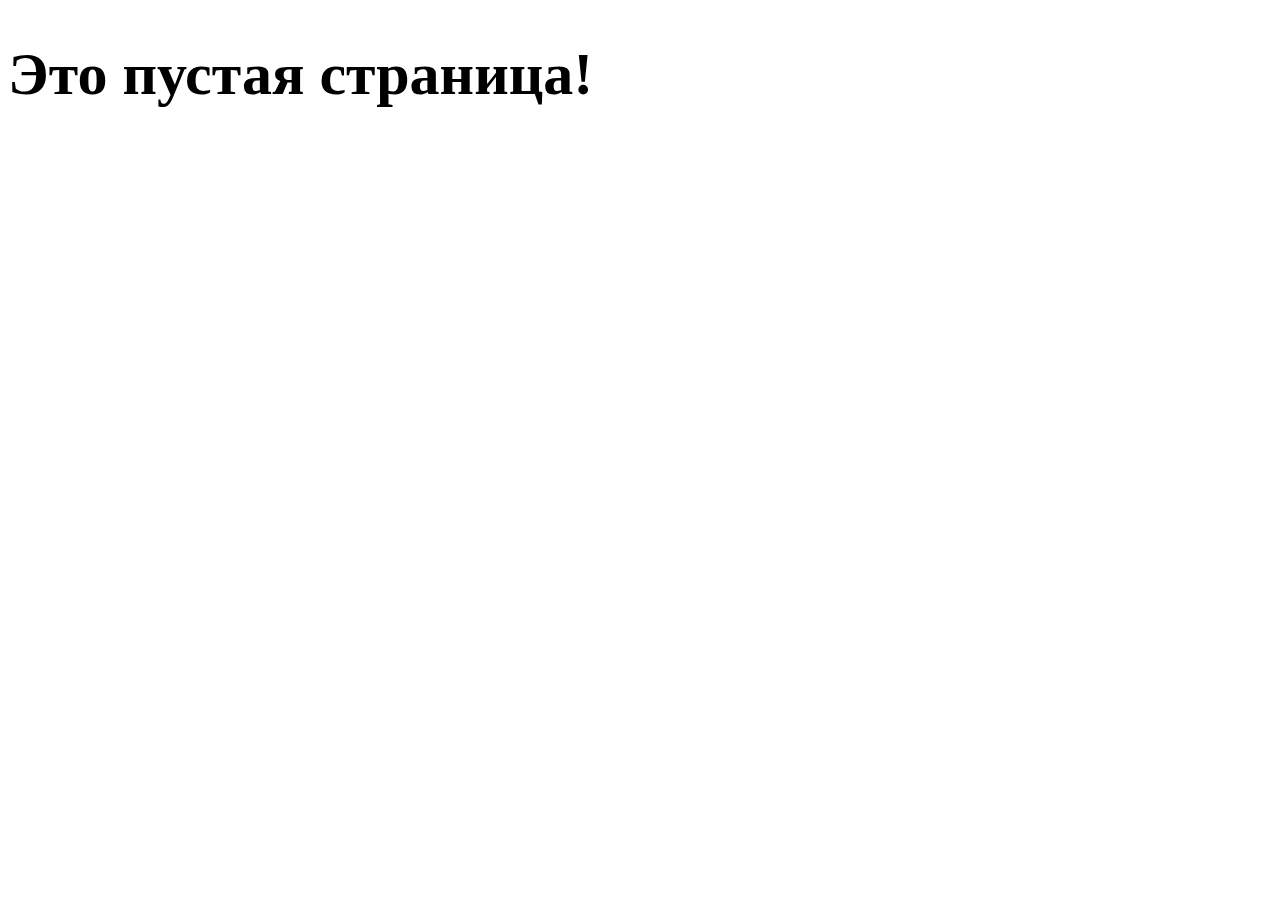
<file: company.html>
<!DOCTYPE html>
<html lang="en">
<head>
    <meta charset="UTF-8">
    <meta name="viewport" content="width=device-width, initial-scale=1.0">
    <title>Document</title>
    <style>
        h1 {
            font-size:60px;
        }
    </style>
</head>
<body>
    <h1>Это пустая страница!</h1>
</body>
</html>
</file>
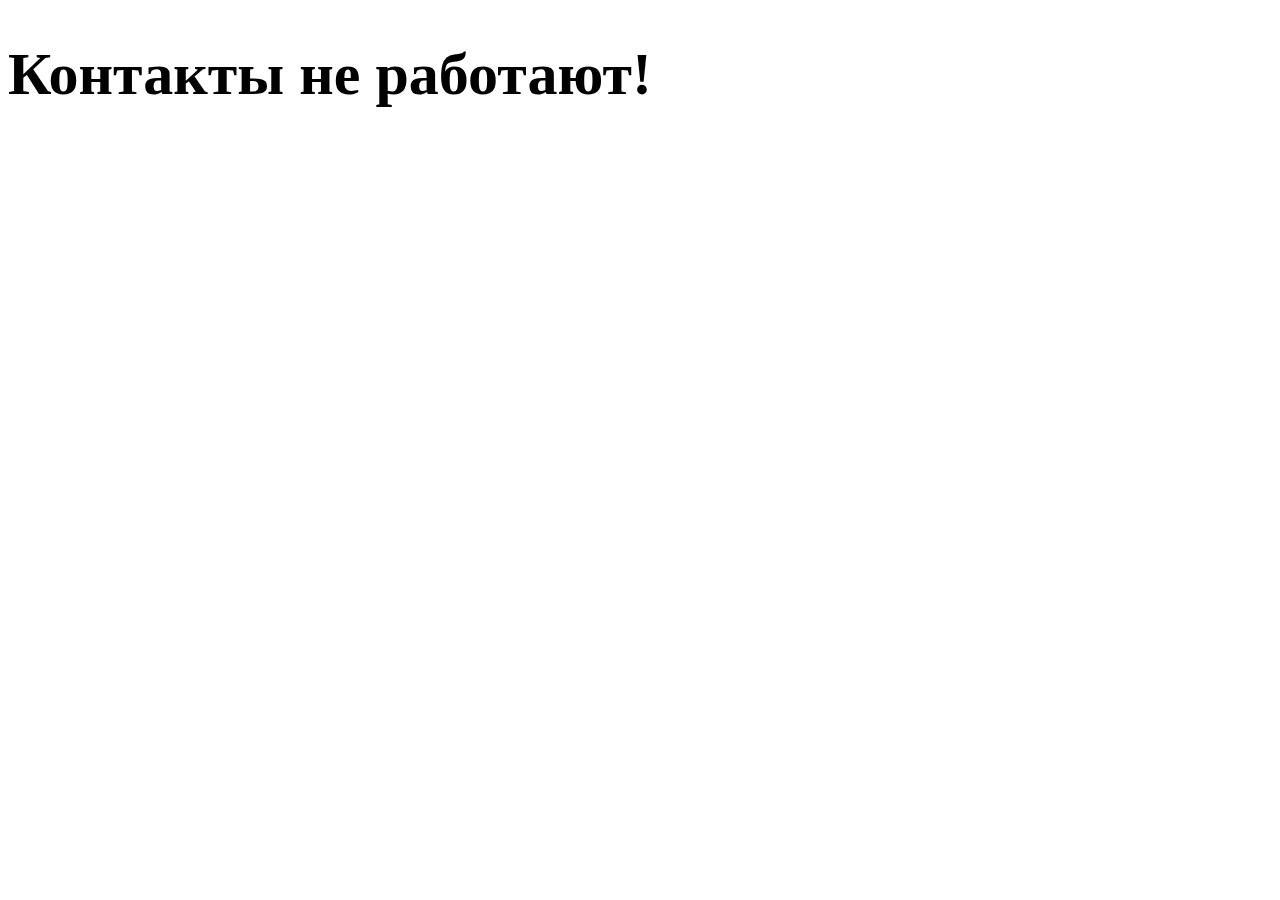
<file: contacts.html>
<!DOCTYPE html>
<html lang="en">
<head>
    <meta charset="UTF-8">
    <meta name="viewport" content="width=device-width, initial-scale=1.0">
    <title>Document</title>
    <style>
        h1 {
            font-size: 60px;
        }
    </style>
</head>
<body>
    <h1>
        Контакты не работают!
    </h1>
</body>
</html>
</file>
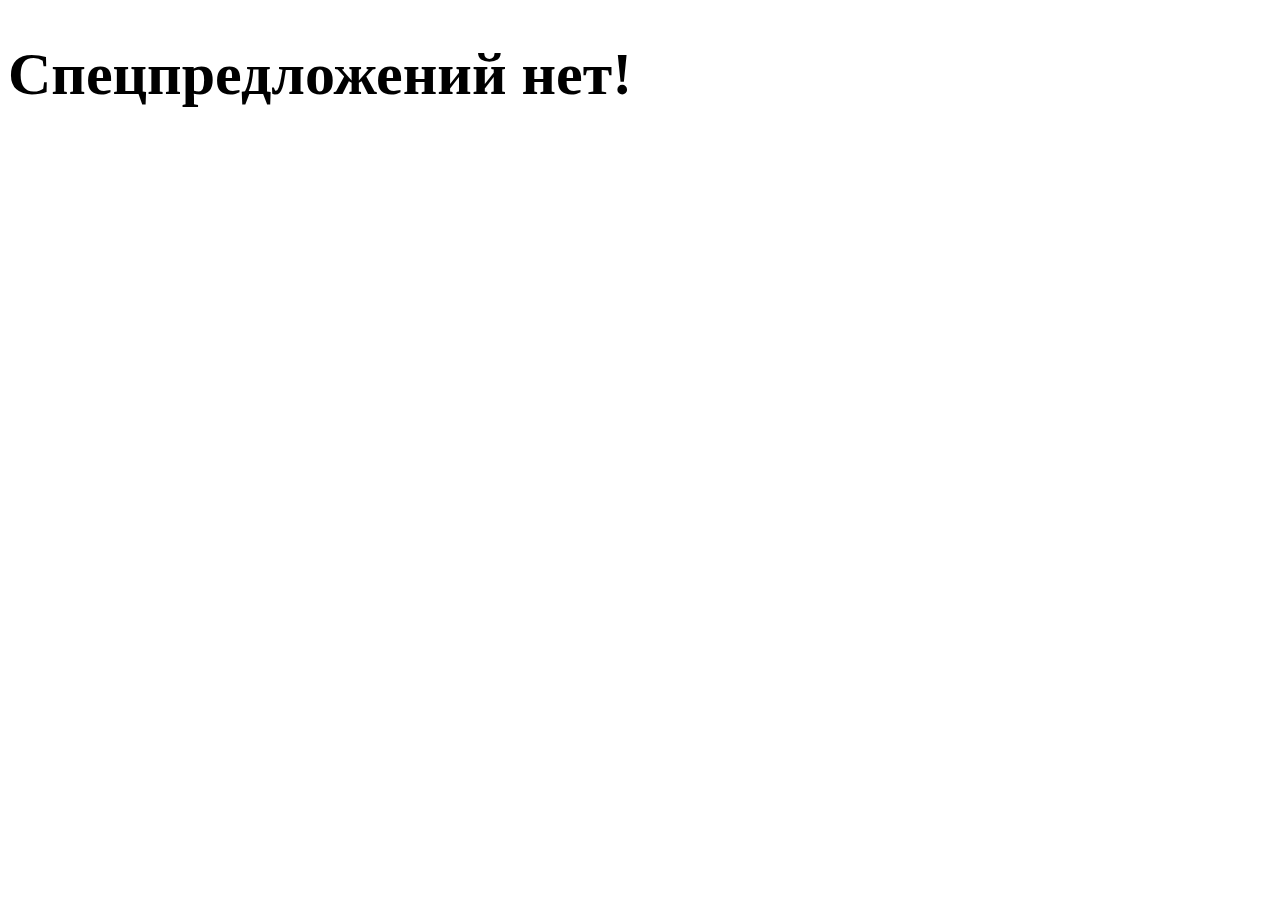
<file: cut-price_offer.html>
<!DOCTYPE html>
<html lang="en">
<head>
    <meta charset="UTF-8">
    <meta name="viewport" content="width=device-width, initial-scale=1.0">
    <title>Document</title>
    <style>
        h1 {
            font-size: 60px;
        }
    </style>
</head>
<body>
    <h1>Спецпредложений нет!</h1>
</body>
</html>
</file>
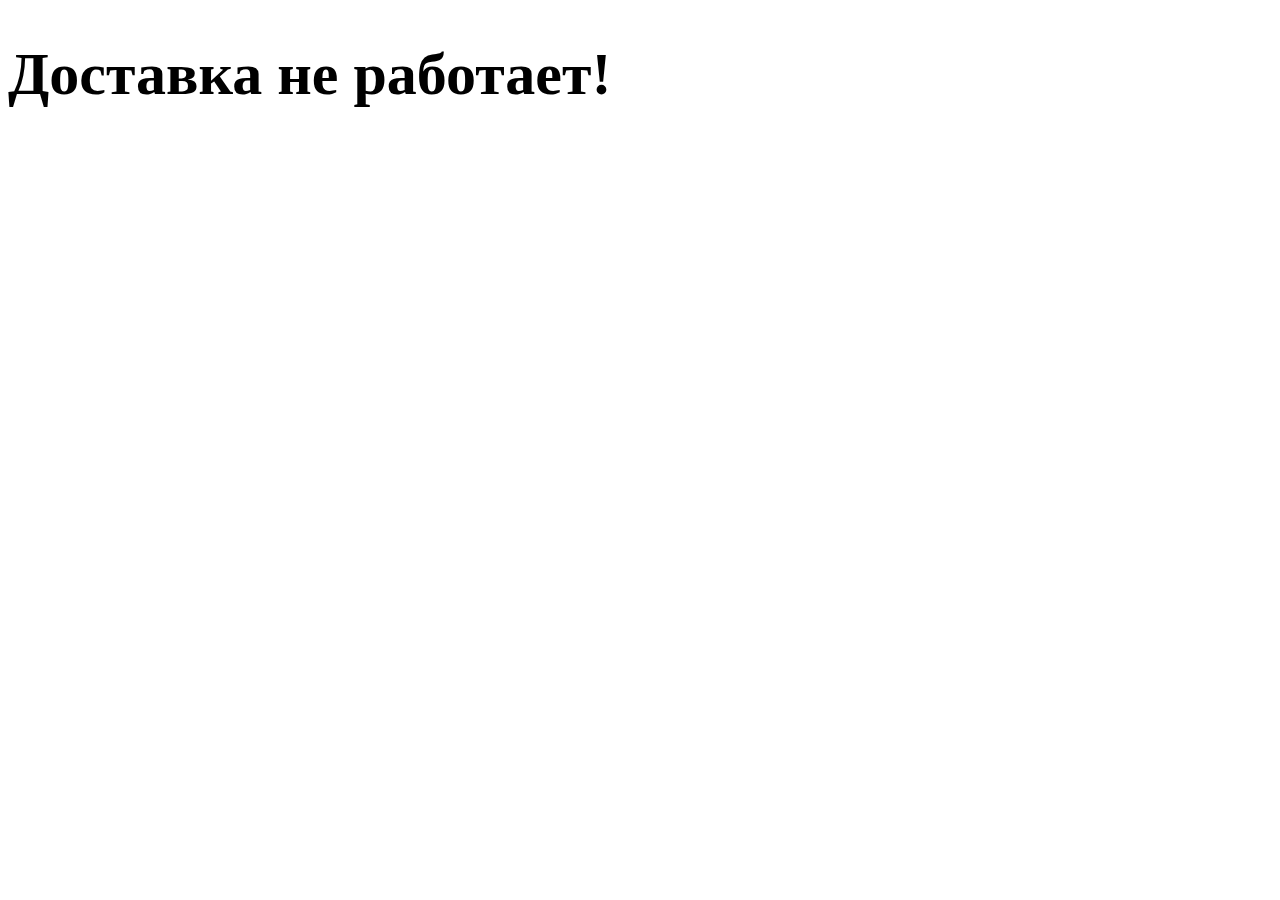
<file: delivery.html>
<!DOCTYPE html>
<html lang="en">
<head>
    <meta charset="UTF-8">
    <meta name="viewport" content="width=device-width, initial-scale=1.0">
    <title>Document</title>
    <style>
        h1 {
            font-size: 60px;
        }
    </style>
</head>
<body>
    <h1>Доставка не работает!</h1>
</body>
</html>
</file>
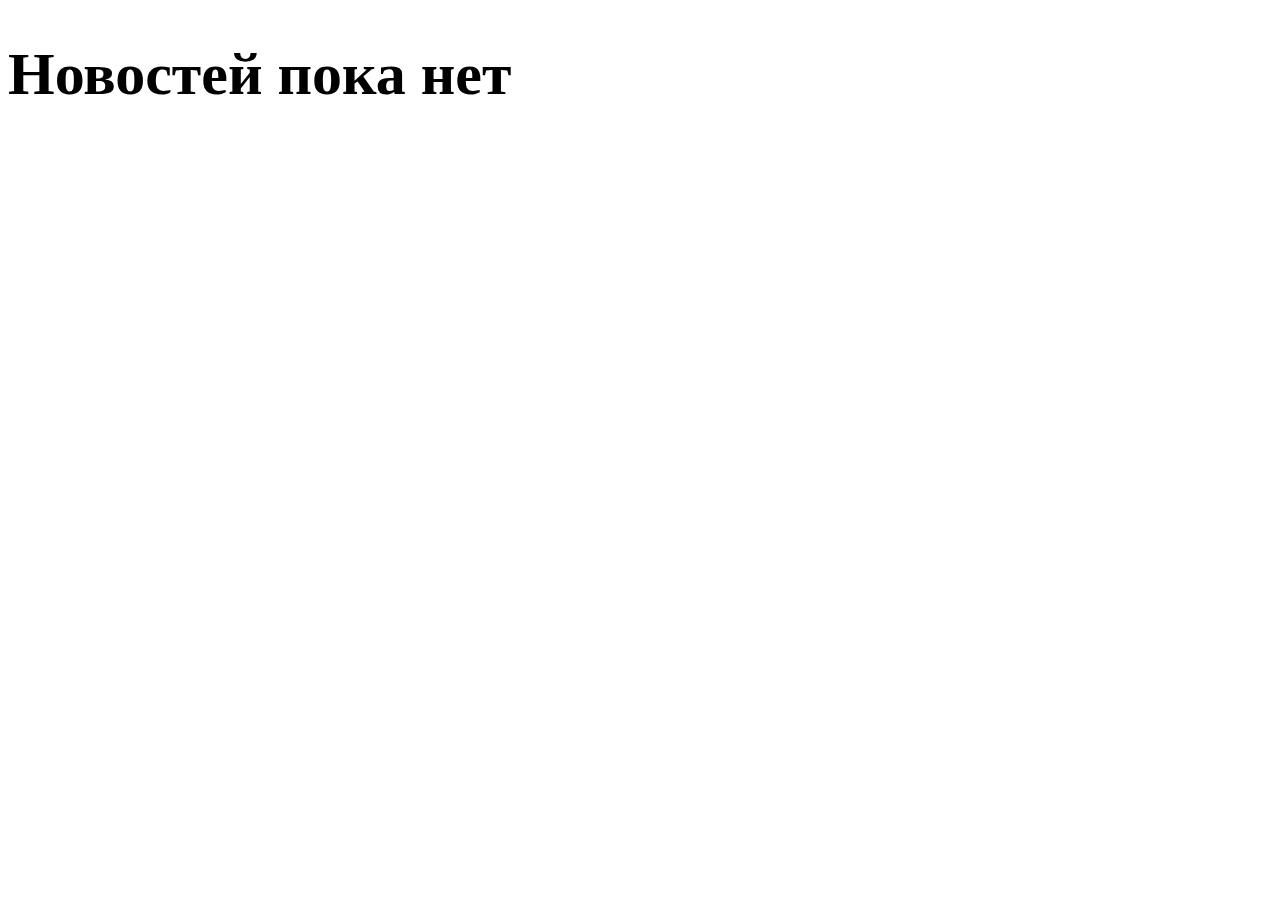
<file: news.html>
<!DOCTYPE html>
<html lang="en">
<head>
    <meta charset="UTF-8">
    <meta name="viewport" content="width=device-width, initial-scale=1.0">
    <title>Document</title>
    <style>
        h1 {
            font-size: 60px;
        }
    </style>
</head>
<body>
    <h1>Новостей пока нет</h1>
</body>
</html>
</file>
<file: css/style.min.css>
@-webkit-keyframes bounce{0%{transform:translateY(-2000px)}70%{transform:translateY(30px)}90%{transform:translateY(-10px)}to{transform:translateY(0)}}@keyframes bounce{0%{transform:translateY(-2000px)}70%{transform:translateY(30px)}90%{transform:translateY(-10px)}to{transform:translateY(0)}}@-webkit-keyframes shake{0%,to{transform:translateX(0)}10%,30%,50%,70%,90%{transform:translateX(-10px)}20%,40%,60%,80%{transform:translateX(10px)}}@keyframes shake{0%,to{transform:translateX(0)}10%,30%,50%,70%,90%{transform:translateX(-10px)}20%,40%,60%,80%{transform:translateX(10px)}}:root{--basic-red:#EE3643;--darken-red: #B32B34;--hover-red: #CA2C37;--error-red: #BA2732;--logo-dark: #8C2027;--modal-line-red: #FF4A4E;--basic-green: #63A63E;--special-greenlight: #8ED78F;--success: #5FBB2D;--line-filter-inner: #1AB568;--dark-green: #367315;--darken-green: #518534;--bar-green: #1AB568;--basic-white: #FFFFFF;--home-grey: #C1C6CE;--basic-grey: #697180;--page-grey: #E5E5E5;--basic-greylight: #C5C5C5;--tel-grey: #B7BFC8;--icon-grey: #3BBCE3;--dark-grey: #32425C;--darken-grey: #293449;--darkness-grey: #1D2739;--price-grey: #A9A9A9;--header-grey:#F3F7F9;--border-grey: #EAEAEA;--title-background-grey: #F9F5F0;--service-grey: #F1F5F7;--catalog-title-grey: #F2F6F8;--catalog-filter-grey: #F7F3EC;--toggle-grey: #ABABAB;--grey-bookmarks: #98A0AD;--grey-modal: #F4F4F4;--grey-modal-cart: #F1F1F1;--grey-shadow: #cfcfcf;--grey-checkbox: #B5B5B5;--basic-black: #000000;--cart-dark: #161D29;--special-yellow: #FFBF47;--special-yellowlight: #FFD180;--goods-yellow: #FFC047;--footer-yellow: #FFDA96;--special-blue: #3BBCE3;--special-lilac: #DC91D8;--social-dark: #212A3A;--card-button: rgba(255,255,255, 0.3);--card-hover: rgba(197, 197, 197, 0.3);--card-active: rgba(169, 169, 169, 0.3);--cart-icon-dark: rgba(255, 255, 255, 0.5);--basic-shadow: rgba(0, 0, 0, 0.25);--dark-shadow: rgba(0, 0, 0, 0.15);--filter-border: rgba(0, 0, 0, 0.01);--inset-shadow: #405069}.page{height:100%}.page-body,h2{font-weight:400}.page-body{min-height:100%;display:grid;grid-template-rows:-webkit-min-content 1fr -webkit-min-content;grid-template-rows:min-content 1fr min-content;align-content:start;min-width:1200px;margin:0;padding:0;font-family:Cuprum,Arial,sans-serif;font-size:18px;line-height:24px;font-style:normal}a{text-decoration:none}.container{width:940px;margin:0 auto}h2{font-size:30px;line-height:30px;color:var(--dark-grey);text-transform:uppercase}.old-price,.pentagon,h3{font-family:'PT Sans',Arial,sans-serif;font-style:normal;font-weight:700;text-align:center}h3{width:185px;height:43px;font-size:18px;line-height:20px;color:var(--basic-black)}.old-price,.pentagon{font-size:17px;text-transform:uppercase}.old-price{width:65px;height:18px;margin:0 auto;line-height:18px;color:var(--price-grey);-webkit-text-decoration-line:line-through;text-decoration-line:line-through}.pentagon{position:relative;width:117px;height:38px;margin:0 auto 0 45px;padding-left:5px;line-height:38px;color:var(--basic-white);background-color:var(--basic-red)}.pentagon::after{position:absolute;content:'';width:0;height:0;left:122px;top:0;border-style:solid;border-width:19px;border-color:transparent transparent transparent var(--basic-red)}.nothing{visibility:hidden}.visually-hidden{position:absolute;width:1px;height:1px;margin:-1px;padding:0;border:0;white-space:nowrap;-webkit-clip-path:insert(100%);clip-path:insert(100%);clip:rect(0 0 0 0);overflow:hidden}.main-header{grid-row:1/2;display:grid;grid-template-rows:auto auto auto;margin-bottom:59px;color:var(--basic-white);background-color:var(--header-grey)}.header-top{grid-row:1/2;margin-bottom:46px;height:42px;background-color:var(--darken-grey)}.user-navigation{display:flex;flex-wrap:wrap}.user-logo{margin:0;width:108px;height:18px;padding:10px 57px 14px 55px;font-family:Cuprum,Arial,sans-serif;font-size:23px;font-weight:400;font-style:normal;letter-spacing:.5px;color:var(--basic-white);text-decoration:none;text-transform:uppercase;background-color:var(--basic-red);box-shadow:0 5px var(--darken-red)}.user-logo:active,.user-logo:focus{background-color:var(--error-red);box-shadow:0 5px var(--logo-dark)}.header-form{position:relative;width:271px;height:42px}.header-form:hover .searching{fill:var(--basic-white);opacity:1;cursor:pointer}.search{display:block;box-sizing:border-box;width:270px;height:42px;padding-left:42px;font-family:Cuprum,Arial,sans-serif;font-size:18px;line-height:24px;font-style:normal;font-weight:400;color:var(--basic-white);background-color:var(--darken-grey);border:0;outline:0;opacity:1}.search:hover,.searching:hover{cursor:pointer}.search::-webkit-input-placeholder{color:var(--basic-white)}.search::-moz-placeholder{color:var(--basic-white)}.search::placeholder{color:var(--basic-white)}.button-search{position:absolute;width:17px;height:17px;left:17px;top:12px;background:0 0;border:0}.searching{position:absolute;left:0;top:0;mix-blend-mode:normal;opacity:.3;z-index:5}.search:focus{color:var(--basic-black);background-color:var(--basic-white)}.search:focus+.button-search path,.searching:focus path{fill:var(--basic-red);opacity:1}.bookmark .book,.cart .carts{margin-right:9px;mix-blend-mode:normal;opacity:.3}.bookmark,.cart{display:flex;align-items:center;padding-left:10px;padding-top:2px;width:125px;height:40px;color:var(--basic-white)}.bookmark{padding-left:19px;width:145px}.bookmark:focus,.cart:focus{outline:0}.bookmark:focus>.book,.bookmark:hover>.book,.cart:focus>.carts,.cart:hover>.carts{mix-blend-mode:normal;opacity:1}.bookmark:active{background-color:var(--cart-dark)}.bookmark:active,.cart:active{color:var(--cart-icon-dark)}.bookmark:active>.book,.cart:active>.carts{mix-blend-mode:normal;opacity:.3}.order{padding-left:10px;width:150px;height:42px;font-family:'Cuprum',Arial,sans-serif;font-size:18px;line-height:24px;font-style:normal;font-weight:400;color:var(--basic-white);border:0;outline:0;background-color:var(--basic-green)}.order:focus,.order:hover{cursor:pointer;background-color:var(--success)}.order:active{color:var(--cart-icon-dark)}.header-middle{grid-row:2/3;display:flex;align-items:flex-start;margin-bottom:25px}.site-title p{margin:0}.phone a,.site-title{font-family:'Cuprum',Arial,sans-serif;color:var(--basic-red)}.site-title{width:200px;height:71;margin-top:-2px;margin-left:30px;margin-right:90px;font-size:16px;line-height:23px;font-style:italic;font-weight:400}.contact{margin-right:69px;padding:0}.phone{box-sizing:border-box;display:flex;align-items:center;width:270px;height:45px;margin:0;padding:0;border:3px solid var(--basic-white)}.phone a{position:relative;font-size:21px;line-height:30px;font-weight:700;font-style:normal}.phone a:focus{outline:0;text-decoration:none}.phone img{margin-left:35px;margin-right:17px;vertical-align:middle}.address{padding-top:3px;height:24px;margin-top:0;font-size:14px;line-height:24px;text-align:center;color:var(--dark-grey)}.p-login-link,.p-registration{height:45px;text-align:center;background-color:var(--basic-white)}.p-login-link{padding-right:6px;margin:0 10px 0 0;width:115px}.p-login-link svg{vertical-align:-2px}.p-registration{margin:0;width:150px}.login-link,.registration{box-sizing:border-box;font-size:21px;line-height:45px;color:var(--basic-black)}.enter{fill:var(--basic-greylight)}.login-link:focus,.login-link:hover,.registration:focus,.registration:hover{color:var(--basic-red);outline:0}.login-link:focus>.enter,.login-link:hover>.enter{fill:var(--basic-grey)}.login-link:active>.enter{fill:var(--basic-greylight)}.login-link:active,.registration:active{color:var(--basic-greylight)}.main-navigation{grid-row:3/4;margin-bottom:60px;background-color:var(--dark-grey);border-bottom:5px solid var(--darken-grey)}.site-navigation{display:flex;justify-content:flex-start;align-items:center;flex-wrap:wrap;margin:0 auto;padding:0;width:892px;list-style:none}.site-item a{display:block;padding:17px 27px 14px 29px;color:var(--basic-white)}.site-item a:focus,.site-item a:hover{background-color:var(--darken-grey);outline:0;text-decoration:none}.site-item a:active{background-color:var(--darkness-grey);opacity:.5;text-shadow:0 4px 4px var(--basic-shadow)}.main-container{grid-row:2/3}.goods{margin-bottom:59px}.goods h3{position:absolute;margin:0;padding:0;left:23px;top:21px;font-family:Cuprum,Arial,sans-serif;font-size:24px;line-height:30px;font-style:normal;font-weight:700;text-align:left;color:var(--basic-white)}.goods-list{display:grid;grid-template-columns:auto auto auto;grid-template-rows:auto auto fr;grid-gap:20px;margin:0;padding:0;list-style:none}.goods-item{margin:0;padding:0;width:300px;height:123px;overflow:hidden}.material,.tools{position:relative;grid-column:1/2;grid-row:1/2;background-color:var(--special-yellow)}.material img,.tools img{position:absolute;left:213px;top:31px}.tools{grid-column:2/3;background-color:var(--special-blue)}.tools img{left:194px;top:34px}.delivery,.discount,.equipment{position:relative;grid-column:3/4;grid-row:1/2;background-color:var(--special-lilac)}.discount img,.equipment img{position:absolute;left:191px;top:31px}.delivery,.discount{grid-row:2/3;background-color:var(--special-greenlight)}.discount img{left:196px;top:26px}.delivery{grid-row:3/4;background-color:var(--goods-yellow)}.delivery img,.goods-button{position:absolute;left:191px;top:32px}.goods-button{display:block;left:23px;top:64px;width:135px;height:38px;font-family:Cuprum,Arial,sans-serif;font-size:14px;line-height:38px;font-style:normal;font-weight:400;text-align:center;text-transform:uppercase;color:var(--basic-white);background-color:var(--card-button)}.goods-button:focus,.goods-button:hover{background-color:var(--card-hover);border:0;outline:0}.goods-button:active{background-color:var(--card-active)}.slider_1{position:relative;grid-column:1/3;grid-row:2/4;margin:0;padding:0;width:620px;height:266px;background-color:#8ed78f}.slider_1 .icon-left,.slider_1 .icon-right{display:block;position:absolute;content:'';width:22px;height:40px;top:124px;background-image:url(../img/icon-left.svg);background-repeat:no-repeat;cursor:pointer}.slider_1 .icon-left{left:24px}.slider_1 .icon-right{right:20px;transform:rotate(180deg)}.slider_1-current-1{background-image:url(../img/Slider.png)}.slider_1-current-2{background-image:url(../img/slider-1.png)}.button-slider_1{position:absolute;left:24px;bottom:27px;z-index:5px}.slider_1-controls{position:absolute;display:flex;justify-content:space-between;min-width:30px;left:295px;bottom:36px;z-index:20px}.slider_1-controls button{position:relative;padding:0;width:10px;height:10px;background-color:var(--basic-white);border:0;border-radius:50%;cursor:pointer}.slider_1-controls button:focus,.slider_1-controls button:hover{box-shadow:0 0 0 4px var(--cart-icon-dark);outline:0}.slider_1-controls button:active{border:0;box-shadow:none}.slider_1-controls .current::before{position:absolute;content:'';width:6px;height:6px;left:50%;top:50%;transform:translate(-50%,-50%);background-color:var(--basic-red);border-radius:50%}.popular-goods{position:relative;margin-bottom:50px}.popular-goods h2,.popular-logo h2{margin-bottom:20px;padding-left:28px;padding-top:31px;padding-bottom:28px;background-color:var(--title-background-grey)}.popular-goods h3{margin:0 auto 5px}.old-price{margin-bottom:13px}.popular-goods .popular-button{position:absolute;left:734px;top:25px}.popular-list{display:flex;flex-wrap:wrap;margin:0;padding:0;list-style:none}.popular-item{position:relative;width:220px;min-height:318px;margin-right:20px;margin-bottom:20px;box-sizing:border-box;border:1px solid var(--border-grey);overflow:hidden}.popular-item:nth-child(4n){margin-right:0}.button-link,.popular-picture{display:flex;justify-content:center;align-items:center;width:100%;height:180px}.catalog-item-image img,.popular-logo-item img,.popular-picture img{-o-object-fit:contain;object-fit:contain}.button-link{padding-top:2px;width:192px;height:36px;font-family:Cuprum,Arial,sans-serif;font-size:14px;line-height:18px;color:var(--basic-white);background-color:var(--basic-red);border:0;text-transform:uppercase}.button-link:focus,.button-link:hover{background-color:var(--hover-red);outline:0}.button-link:active{background-color:var(--error-red)}.new{position:absolute;display:flex;justify-content:center;align-items:center;width:100px;height:30px;right:-30px;top:28px;font-family:Cuprum,Arial,sans-serif;font-size:14px;line-height:18px;color:var(--basic-white);text-transform:uppercase;background-color:var(--basic-red);transform-origin:70px 0;transform:rotate(45deg);z-index:10}.popular-logo{position:relative;margin-bottom:53px}.popular-logo .popular-button{position:absolute;left:729px;top:25px}.popular-logo-list{display:flex;flex-wrap:wrap;margin:0;padding:0;list-style:none}.popular-logo-item{margin:0 20px 20px 0}.popular-logo-item:nth-child(4n){margin-right:0}.popular-logo-item a{display:flex;justify-content:center;align-items:center;width:220px;min-height:145px;box-sizing:border-box;border:1px solid var(--border-grey);background-color:var(--basic-white)}.popular-logo-item a:focus,.popular-logo-item a:hover{-webkit-filter:drop-shadow(0 4px 10px var(--dark-shadow));filter:drop-shadow(0 4px 10px var(--dark-shadow));outline:0}.popular-logo-item a:active{opacity:.5;-webkit-filter:drop-shadow(0 4px 10px var(--dark-shadow));filter:drop-shadow(0 4px 10px var(--dark-shadow))}.service-delivery{height:460px;margin-bottom:70px;padding-top:64px}.service-delivery h2{margin:0 0 23px}.service-delivery .title{color:var(--basic-black)}.service-delivery .wrapper{display:flex;margin-top:70px}.slider_2-list{margin:0;padding:0;list-style:none}.slider_2-item{position:relative}.wrapper-inner-inner{margin-top:0;width:330px}.wrapper-inner-inner .second{margin-bottom:30px}.wrapper-inner-inner-2{margin-top:0;width:331px}.wrapper-inner-inner-3{width:309px}.wrapper-inner-inner-3 .second{margin-bottom:28px}.gold-100,.lorry{position:absolute;left:151px;top:19px}.gold-100{top:-4px;left:239px}.button-credit,.dollar{position:absolute;left:165px;top:0}.button-credit{display:flex;justify-content:center;align-items:center;left:0;top:131px;width:195px}.credit-text,.guarantee-text,.service,.slider-delivery-text{font-family:'PT Sans',Arial,sans-serif;font-size:13px;line-height:24px;font-style:normal;font-weight:400;color:var(--basic-black)}.slide{display:none}.current-slide{display:block}.slider_2{position:relative;width:240px;height:279px;margin-right:80px;-webkit-filter:drop-shadow(0 4px 4px var(--basic-shadow));filter:drop-shadow(0 4px 4px var(--basic-shadow))}.shadow-block{position:absolute;width:10px;height:279px;left:230px;top:-47px;z-index:5}.credit,.guarantee,.slider-delivery{margin:0;width:240px;padding-left:22px;padding-top:14px;padding-bottom:18px;font-family:Cuprum,Arial,sans-serif;font-size:21px;line-height:30px;font-style:normal;font-weight:700;text-align:left;color:var(--basic-white);background-color:var(--dark-grey);border:0;outline:0}.credit,.guarantee{box-shadow:0 1px 0 var(--darken-grey),inset 0 1px 0 var(--inset-shadow)}.credit:focus,.credit:hover,.guarantee:focus,.guarantee:hover,.slider-delivery:focus,.slider-delivery:hover{color:var(--basic-white);background-color:var(--darken-grey);cursor:pointer}.current-button{color:var(--dark-grey);background-color:var(--basic-white)}.current-boton:focus,.current-button:hover{color:var(--dark-grey);background-color:var(--basic-white)}.credit:active,.guarantee:active,.slider-delivery:active{color:var(--dark-grey);background-color:var(--basic-white)}.about{display:flex;justify-content:space-between;min-height:356px;margin-bottom:65px;padding:0}.about h2{margin-top:0;margin-bottom:20px;color:var(--basic-black)}.about-company{margin:0;padding:0;width:450px}.about-company .first{margin:0 0 26px}.about-company .second{margin-bottom:4px}.about .contacts{width:300px;min-height:356px;margin:0;padding:0}.shopping,.shopping-1{font-family:'PT Sans',Arial,sans-serif;font-size:13px;line-height:24px;font-style:normal;font-weight:400;color:var(--basic-black)}.shopping-1{width:181px;min-height:49px}.delivery-line{position:relative;padding:0;margin:0 0 0 37px;font-family:Cuprum,Arial,sans-serif;font-size:18px;line-height:24px;font-style:normal;font-weight:400;color:var(--basic-black)}.delivery-line::before{position:absolute;content:'';width:25px;height:2px;left:-37px;top:11px;background-color:var(--basic-red)}.d{margin-bottom:11px}.a{margin-bottom:12px}.g{margin-bottom:18px}.about-company .button-link{display:flex;justify-content:center;align-items:center;padding-top:2px;width:220px;height:36px}.about-btn{margin-bottom:0}.map{margin-top:32px;margin-bottom:25px;width:100%;height:158px}.mini-map{display:block}.mini-map:hover{cursor:pointer}.about-mini-map:focus{text-decoration:none;outline:0}.about-mini-map:focus .mini-map{outline:1px solid var(--basic-red);outline-offset:-1px}.contacts .button-link{width:100%;text-align:center;cursor:pointer}.contacts .button-link:focus{background-color:var(--hover-red);outline:0}.contacts .button-link:active{background-color:var(--error-red)}.page-footer{grid-row:3/4;display:grid;grid-template-rows:auto auto auto;margin:0;padding:0;font-family:Cuprum,Arial,sans-serif;font-size:18px;line-height:24px;font-style:normal;font-weight:400;color:var(--basic-white);background-color:var(--dark-grey)}.footer-goods,.footer-list{margin:0;padding:0;list-style:none}.social-list{padding:0;list-style:none}.footer-top{grid-row:1/2;display:grid;grid-template-columns:auto 1fr;min-height:63px;margin-bottom:28px}.footer-user-logo{margin-top:0;margin-right:173px;width:138px;height:23px;padding:22px 41px 18px;font-family:Cuprum,Arial,sans-serif;font-size:30px;font-weight:400;font-style:normal;color:var(--basic-white);text-transform:uppercase;text-decoration:none;background-color:var(--basic-red);box-shadow:0 5px var(--darken-red)}.footer-list{grid-column:2/3;display:flex;align-items:flex-end;flex-wrap:wrap}.footer-item{margin-right:58px}.footer-item:nth-child(5),.margin-right-item:nth-child(4){margin-right:0}.footer-item a{color:var(--service-grey)}.footer-item a:focus,.footer-item a:hover{-webkit-text-decoration-line:underline;text-decoration-line:underline;outline:0}.footer-item a:active{mix-blend-mode:normal;opacity:.5}.footer-middle{grid-row:2/3;display:grid;grid-template-columns:330px 525px;-moz-column-gap:87px;column-gap:87px;min-height:103px}.footer-contact{grid-column:1/2;padding-left:3px}.footer-phone{margin-top:0}.footer-address{margin-top:0;margin-bottom:0}.footer-goods{grid-column:2/3;display:flex;align-items:flex-start;padding-top:5px}.footer-goods-item{margin-right:59px}.footer-goods a{color:var(--footer-yellow)}.footer-goods a:focus,.footer-goods a:hover{-webkit-text-decoration-line:underline;text-decoration-line:underline;outline:0}.footer-goods a:active{mix-blend-mode:normal;opacity:.5}.container-bottom{grid-row:3/4;display:grid;grid-template-columns:auto -webkit-min-content 1fr;grid-template-columns:auto min-content 1fr}.footer-copyright{grid-column:1/2;display:flex;flex-direction:column;justify-content:flex-start;margin-top:35px;margin-right:160px;padding-left:1px;font-size:16px;line-height:18px;color:var(--basic-white)}.footer-bottom{min-height:107px;background-color:var(--darken-grey)}.footer-address,.footer-phone{font-size:18px;line-height:24px;color:var(--header-grey)}.social-list{grid-column:2/3;display:flex;flex-wrap:wrap;width:141px;min-height:44px;margin:33px 0 0}.social-button{display:inline-block;width:44px;height:44px;margin-right:2px;background-color:var(--social-dark);border-radius:50%}.fb,.inst,.vk{background-image:url(../img/icon-vk.svg);background-repeat:no-repeat;background-position:50% 50%}.fb,.inst{background-image:url(../img/icon-fb.svg)}.inst{background-image:url(../img/icon-insta.svg)}.fb:focus,.fb:hover,.inst:focus,.inst:hover,.vk:focus,.vk:hover{background-color:var(--basic-red);outline:0}.fb:active,.inst:active,.vk:active{background-color:var(--basic-red)}.feedback{grid-column:3/4;display:flex;align-items:flex-start;margin-top:34px;font-size:16px;line-height:18px}.feedback-link{margin:0 51px 0 113px;width:137px}.feedback-made{width:98px;margin:0}.feedback,.social-list a{color:var(--basic-white)}.email-link,.site-link{color:var(--footer-yellow)}.email-link:focus,.email-link:hover,.site-link:focus,.site-link:hover{outline:0;-webkit-text-decoration-line:underline;text-decoration-line:underline}.email-link:active,.site-link:active{color:var(--basic-red)}.main-header-catalog{margin-bottom:0}.catalog-logo:focus{text-decoration:none;outline:0}.catalog-logo:focus .user-logo{background-color:var(--error-red)}.header-middle-catalog{grid-row:2/3;display:flex;align-items:flex-start;margin-bottom:26px}.main-header-catalog .cart{background-color:var(--basic-red)}.header-middle-catalog .contact{margin-right:51px}.catalog-person{width:299px;height:70px;padding:0;margin:0}.name,.p-name{background-color:var(--basic-white)}.p-name{display:flex;align-items:center;margin:0 0 8px;padding:11px 0 9px}.p-name .names{margin-left:15px}.name{font-size:21px;line-height:21px;color:var(--basic-black);text-align:center}.person{width:186px;margin-left:16px;margin-right:20px;vertical-align:top;letter-spacing:.3px}.exit{vertical-align:middle}.person:active{color:var(--basic-greylight)}.exit,.names{fill:var(--basic-greylight)}.catalog-exit:focus,.name:focus{outline:0;text-decoration:none}.catalog-exit:focus>.exit,.catalog-exit:hover>.exit,.name:focus>.names,.name:hover>.names{fill:var(--basic-grey)}.assortment svg,.catalog-exit>.exit:active,.name>.names:active{fill:var(--basic-greylight)}.my-orders{display:flex;justify-content:space-between;align-items:center;width:210px;height:18px;margin:0 auto}.my-orders p{margin:0;padding:0}.my-account,.orders{font-size:16px;line-height:18px;color:var(--dark-grey)}.dot{width:4px;height:4px;border-radius:50%;background:linear-gradient(0deg,var(--dark-grey),var(--dark-grey)),var(--basic-white)}.my-account:focus,.my-account:hover,.orders:focus,.orders:hover{color:var(--basic-red);outline:0;text-decoration:none}.my-account:active,.orders:active{color:var(--basic-greylight)}.filter h3,.page-catalog{font-size:13px;margin-top:0}.page-catalog,.page-catalog h2{font-style:normal;font-weight:400}.page-catalog{grid-row:2/3;padding:21px 0 0;font-family:'PT Sans',Arial,sans-serif;line-height:18px}.page-catalog h2{font-family:Cuprum,Arial,sans-serif;font-size:30px;line-height:30px;color:var(--dark-grey);text-transform:uppercase;background-color:var(--catalog-title-grey)}.page-catalog .wrapper{height:auto;display:flex;flex-direction:column;margin-top:0;margin-bottom:20px}.perforator-list{display:flex;align-items:center;flex-wrap:wrap}.perforator-list .home{vertical-align:-2px}.perforator-list .breadcrumbs-current,.perforator-list a{font-size:13px;line-height:18px;color:var(--basic-black);text-transform:uppercase}.perforator-list .right-small{margin-left:15px;margin-right:18px}.page-catalog .catalog-title{margin-top:20px;margin-bottom:0;padding-top:30px;padding-bottom:29px;padding-left:29px;order:3}.wrapper-global{display:grid;grid-template-areas:'filter catalog';grid-template-columns:220px 1fr;-moz-column-gap:20px;column-gap:20px;margin-bottom:59px}.filter,.wrapper-right{-ms-grid-row:1;-ms-grid-column:1;grid-area:filter;margin-top:0}.wrapper-right{-ms-grid-column:3;grid-area:catalog;display:flex;flex-direction:column}.catalog{margin-bottom:48px}.assortment{display:flex;width:700px}.catalog-list{display:grid;grid-template-columns:1fr 1fr 1fr;-moz-column-gap:20px;column-gap:20px;row-gap:18px}.assortment{height:38px;margin-bottom:28px}.filter h3{height:38px;line-height:38px;background-color:var(--catalog-filter-grey)}.assortment h3,.assortment p,.filter h3,.filter label{font-family:'PT Sans',Arial,sans-serif;font-style:normal;font-weight:400;text-transform:uppercase;color:var(--basic-black)}.assortment h3,.assortment p{width:220px;height:38px;font-size:13px;line-height:38px;margin-top:0;background-color:var(--catalog-filter-grey)}.filter label{font-size:15px;line-height:19px}.filter h3{padding-left:18px;margin-bottom:14px;text-align:left;width:205px}fieldset{margin:0;padding:0;border:0;border-bottom:1px solid var(--basic-greylight)}fieldset:last-child{border-bottom:none}.filter-form{margin-top:0;padding-top:0}.filter .price{margin:0 0 11px}.range-filter{width:220px;margin-bottom:20px}.price-controls input,.range-controls{border-radius:5px;background-color:var(--catalog-filter-grey)}.range-controls{position:relative;height:41px;margin-bottom:9px;padding-top:39px;padding-left:20px;padding-right:20px}.range-controls .scale{height:2px;background-color:var(--toggle-grey)}.range-controls .bar{width:80%;height:2px;background-color:var(--bar-green)}.range-controls .toggle{position:absolute;left:0;top:31px;width:4px;height:4px;padding:0;border:8px solid var(--basic-white);background-color:var(--toggle-grey);border-radius:50%;box-shadow:0 2px 1px 0 var(--grey-shadow);cursor:pointer}.range-controls .toggle-min{left:18px}.range-controls .toggle-max{left:160px}.price-controls{display:flex;justify-content:space-between}.power,.price,.price-controls label,.producer{font-family:'PT Sans',Arial,sans-serif;font-size:17px;font-style:normal;text-transform:uppercase}.price-controls label{line-height:18px;font-weight:400;color:var(--basic-black)}.price-controls input{display:flex;align-items:center;width:95px;height:38px;text-align:center;border:0}.price-controls input,.price-controls p{font-family:inherit;font-size:inherit}.power,.price,.producer{line-height:30px;font-weight:700}.filter-producer{margin-top:14px;padding-bottom:10px}.producer{margin-bottom:17px}.filter-option label{position:relative;display:block;cursor:pointer;-webkit-user-select:none;-moz-user-select:none;user-select:none}.filter-input-checkbox+label::before{position:absolute;content:'';left:-35px;top:-2px;width:20px;height:20px;border:2px solid var(--basic-greylight);border-radius:2px}.filter-input-checkbox:checked+label::after{position:absolute;content:'';left:-30px;top:0;width:22px;height:17px;background-image:url(../img/bird-checkbox.svg);background-repeat:no-repeat;background-position:0 0}.filter-input-checkbox:hover+label:hover::before,.filter-input:focus+label::before{border-color:var(--grey-checkbox)}.filter-input-checkbox:checked+label:hover::after,.filter-input:checked:focus+label::after{position:absolute;content:'';left:-30px;top:0;width:22px;height:17px;background-image:url(../img/bird-hover.svg);background-repeat:no-repeat;background-position:0 0}.filter-input-checkbox:disabled+label{mix-blend-mode:normal;opacity:.4}.filter-input-checkbox:disabled+label::before{mix-blend-mode:normal;opacity:.3}.filter-input-checkbox:disabled+label::after{position:absolute;content:'';left:-30px;top:0;width:22px;height:17px;background-image:url(../img/bird-hover.svg);background-repeat:no-repeat;background-position:0 0;mix-blend-mode:normal;opacity:.3}.filter-input-radio+label::before{position:absolute;content:'';left:-35px;top:-1px;width:17px;height:17px;border:4px solid var(--basic-greylight);border-radius:50%}.filter-input-radio:checked+label::after{position:absolute;content:'';left:-26.75px;top:6.75px;width:9px;height:9px;background-color:var(--basic-greylight);border-radius:50%}.filter-input-radio:hover+label:hover::before{border-color:var(--grey-checkbox)}.filter-input-radio:checked:hover+label:hover::after{background-color:var(--grey-checkbox)}.power-input:focus+label::before{border-color:var(--grey-checkbox)}.power-input:focus+label::after{background-color:var(--grey-checkbox)}.filter-input-radio:disabled+label{border-color:var(--basic-black);opacity:.4}.filter-input-radio:checked:disabled+label::after,.filter-input-radio:disabled+label::before{mix-blend-mode:normal;opacity:.3}.filter-power{margin:16px 0 23px}.power{margin-bottom:23px}.power-list li,.producer-list li{margin-left:35px;margin-bottom:20px}.power-list li{margin-bottom:22px}.power-list li:last-child{margin-bottom:38px}.button-power{display:inline-block;width:100%;height:38px;margin:0;padding:0;font-family:'PT Sans',Arial,sans-serif;font-size:13px;line-height:38px;font-style:normal;font-weight:400;text-align:center;color:var(--basic-black);text-transform:uppercase;cursor:pointer;background-color:var(--basic-white);border:1px solid var(--basic-greylight)}.button-power:focus{border:1px solid var(--basic-grey);outline:0}.assortment .func{width:165px}.assortment .type{width:130px}.assortment .prices{width:135px}.assortment .func:hover,.assortment .prices:hover,.assortment .type:hover{cursor:pointer}.assortment .sort{width:240px;text-align:left;padding-left:20px}.assortment span{height:18px;mix-blend-mode:normal;opacity:.3;border-bottom:1px dotted var(--basic-red)}.assortment span:hover{border-bottom:1px solid var(--basic-red);opacity:1}.assortment span:active{color:var(--basic-red);border:0}.button-up-down{display:flex;justify-content:space-between;align-items:center;height:38px;margin-top:0;background-color:var(--catalog-filter-grey)}.down,.up{margin-right:10px;cursor:pointer;outline:0}.down{margin-right:8px}.assortment .up{transform:rotate(-180deg)}.assortment .down,.assortment .up{background-color:transparent;border:0}.assortment svg:hover{fill:var(--basic-black)}.assortment svg:active{fill:var(--basic-red);border:0;outline:0}.down:focus path,.up:focus path{fill:var(--basic-black)}.catalog-list,.perforator-list,.power-list,.producer-list{margin:0;padding:0;list-style:none}.catalog-list .new{position:absolute;display:flex;justify-content:center;align-items:center;width:100px;height:30px;right:-30px;top:28px;font-family:Cuprum,Arial,sans-serif;font-size:14px;line-height:18px;color:var(--basic-white);text-transform:uppercase;background-color:var(--basic-red);transform-origin:70px 0;transform:rotate(45deg);z-index:10}.catalog-item{position:relative;width:220px;min-height:318px;box-sizing:border-box;overflow:hidden;border:1px solid var(--border-grey)}.catalog-item:focus-within,.catalog-item:hover{box-shadow:0 4px 20px var(--dark-shadow)}.catalog-item:hover>.show-block{display:block}.catalog-anchor{position:relative;display:flex;flex-direction:column;align-items:flex-start}.catalog-anchor:focus{text-decoration:none;outline:0}.catalog-item-image{display:flex;justify-content:center;align-items:center;margin-top:0;margin-bottom:0;width:100%;height:180px}.catalog-item h3{margin:0 auto 5px;order:2}.show-block{position:absolute;display:none;width:220px;height:180px;left:0;top:0;cursor:pointer;z-index:2;background-color:var(--basic-white)}.buy{position:relative;box-sizing:boder-box;display:flex;justify-content:center;align-items:center;margin:41px 44px 10px 38px;padding-top:2px;width:135px;min-height:35px;font-family:Cuprum,Arial,sans-serif;font-size:14px;line-height:18px;font-weight:400;font-style:normal;text-transform:uppercase;border:0;border-bottom:3px solid var(--dark-green);background-color:var(--basic-green);color:var(--basic-white);outline:0}.buy span{margin-left:15px}.hidden-cart{position:absolute;left:30px;top:10px;mix-blend-mode:normal;opacity:.3}.buy:focus,.buy:hover{cursor:pointer;background-color:var(--success);text-decoration:none;outline:0}.buy:active{background-color:var(--darken-green)}.into-bookmarks{box-sizing:border-box;display:flex;justify-content:center;align-items:center;margin-left:38px;width:135px;min-height:38px;font-family:Cuprum,Arial,sans-serif;font-size:14px;line-height:18px;font-weight:400;font-style:normal;text-transform:uppercase;color:var(--dark-grey);border:3px solid var(--basic-green);background-color:var(--basic-white);outline:0}.into-bookmarks:focus,.into-bookmarks:hover{cursor:pointer;border-color:var(--dark-grey);text-decoration:none;outline:0}.into-bookmarks:active{color:var(--grey-bookmarks);border-color:var(--grey-bookmarks)}.pages-button{display:flex}.pagination-list{display:flex;margin:0;padding:0;list-style:none}.pagination-item{width:38px;height:38px;margin-right:10px}.pagination-button,.pagination-item a{height:38px;background-color:var(--basic-white);border:1px solid var(--page-grey)}.pagination-item a{display:block;box-sizing:border-box;padding:10px 15px;width:38px;color:var(--basic-black);border-radius:2px}.pagination-button{width:140px;text-align:center;text-transform:uppercase;cursor:pointer;outline:0}.pagination-button:focus,.pagination-button:hover,.pagination-item a:focus,.pagination-item a:hover{border:1px solid var(--basic-greylight);outline:0;text-decoration:none}.pagination-button:active,.pagination-item a:active{border:1px solid var(--basic-red)}.pagination-item-current a{display:block;box-sizing:border-box;width:38px;height:38px;color:var(--basic-white);background-color:var(--basic-red);border-radius:2px}.content{background-color:var(--service-grey);padding-top:64px;padding-bottom:68px}.content .two-words{margin:0 0 24px;font-family:Cuprum,Arial,sans-serif;font-size:30px;line-height:31px;font-style:normal;font-weight:400;color:var(--basic-black);text-transform:uppercase}.content p{margin:0}.catalog-text{width:908px;min-height:73px;font-size:13px;line-height:24px;color:var(--basic-black)}.modal{position:fixed;top:0;right:0;bottom:0;left:0;margin:auto;display:none;box-shadow:0 4px 20px 0 var(--dark-shadow);z-index:20}.modal-show{display:block;-webkit-animation:bounce .6s;animation:bounce .6s}.modal-error{-webkit-animation:shake .6s;animation:shake .6s}.modal-close{width:21px;height:21px;background:0 0;border:0;cursor:pointer}.modal-close img{position:relative;left:-7px;top:-1px}.modal-close:focus,.modal-close:hover{outline:1px solid var(--basic-red)}.modal-message{padding-top:46px;width:620px;height:430px;background-color:var(--basic-white);border-top:7px solid var(--modal-line-red)}.form-message input[type=email],.form-message input[type=text],.form-message textarea{font-family:'PT Sans',Arial,sans-serif;font-size:13px;line-height:24px;font-style:normal;font-weight:400;color:var(--basic-greylight);box-sizing:border-box;background-color:var(--basic-white);border:2px solid var(--basic-greylight);border-radius:2px}.form-message input[type=email]:focus,.form-message input[type=text]:focus,.form-message textarea:focus{outline:0;border:2px solid var(--basic-red)}.container-inner{width:460px;margin:0 auto}.wrapper-message{display:flex;justify-content:between-space;margin-bottom:13px}.write-us-email,.write-us-name{display:block;margin-bottom:11px}.write-us-input{width:220px;height:38px}.text{width:460px;height:114px;margin:0 auto 74px}.message-email,.message-name{margin-top:0}.message-name{margin-right:20px}.message-text{margin-bottom:11px}.wrapper-button{display:flex;align-items:center;width:100%;height:112px;background-color:var(--grey-modal)}.button-message{width:460px}.modal-message .modal-close{position:absolute;left:588px;top:21px}.modal-cart{width:620px;height:282px;border-top:7px solid var(--modal-line-red);background-color:var(--basic-white)}.wrapper-cart{display:flex;justify-content:flex-start;align-items:center;width:620px;height:170px}.modal-cart .icon-mark{width:66px;height:66px;margin-left:81px}.modal-cart h3{margin-left:29px;width:270px;height:30px;font-family:Cuprum,Arial,sans-serif;font-size:24px;line-height:30px;font-weight:700;font-style:normal}.button-cart{flex-wrap:wrap;width:620px;height:112px;background-color:var(--grey-modal-cart)}.button-cart,.button-cart .button-link,.button-in-cart{display:flex;justify-content:center;align-items:center}.button-in-cart{flex-wrap:wrap;margin-left:10px;width:192px;min-height:38px;font-family:Cuprum,Arial,sans-serif;font-size:14px;line-height:18px;color:var(--basic-black);background-color:var(--basic-white);border:0;text-decoration:none;text-transform:uppercase}.button-in-cart:focus,.button-in-cart:hover{outline:0;border:1px solid var(--basic-red)}.modal-cart .modal-close,.modal-maps .modal-close{position:absolute;left:588px;top:18px}.modal-maps{width:943px;height:449px;background-color:var(--basic-white);border-top:7px solid var(--basic-red)}.modal-maps img{display:block;border:0}.modal-maps iframe{border:0}.modal-maps .modal-close{left:912px}
</file>
